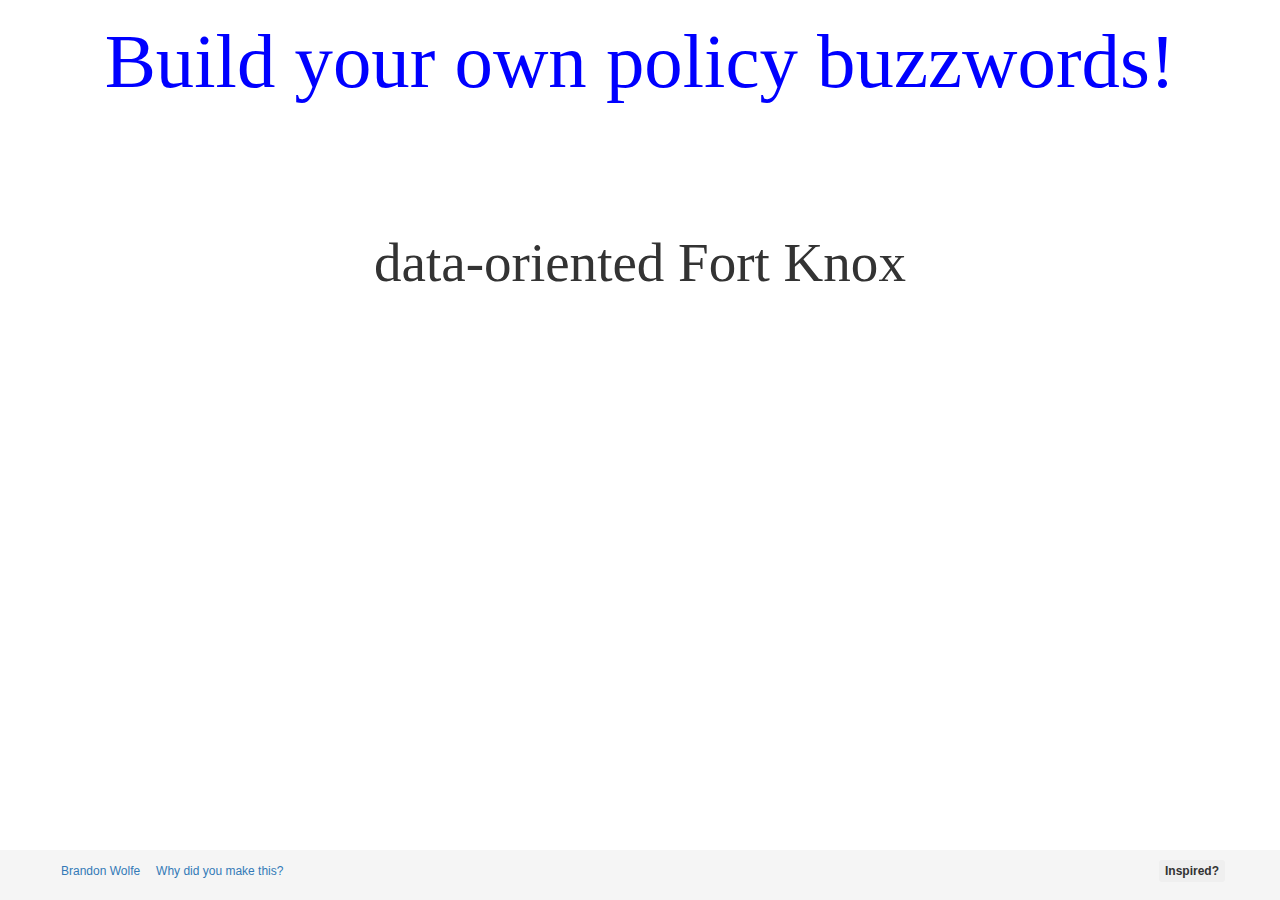
<file: index.html>
<!doctype html>
<html lang="en">
<link rel="shortcut icon" href="favicon.ico" />
    <head>
        <meta charset="utf-8">
		<meta http-equiv="X-UA-Compatible" content="IE=edge">
		<meta name="viewport" content="width=device-width, user-scalable=no, initial-scale=1">
        <title>Now with 200% more buzzwords!</title>
		<!-- Bootstrap core CSS -->
		<link href="assets/css/bootstrap.min.css" rel="stylesheet">
		<link rel="stylesheet" type="text/css" href="assets/css/policy.css">
		<link rel="stylesheet" type="text/css" href="assets/css/rainbow.css">
        <style>
			html, body {height: 95%;}
        </style>
    </head>
    <body onload=onload_f()>
		<div class="container-fluid">
			<h1 id="titlebuzz" title="Hold for fast mode!">Build your own policy buzzwords!</h1>
		</div>
		<audio id=spin>
			<source src="audio/mp3/spin.mp3" type="audio/mp3" loop=true>
			<source src="audio/ogg/spin.ogg" type="audio/ogg" loop=true>
			Get a browser that has HTML 5!
		</audio>
		<img src='assets/img/maximum_over_business.gif' id=policyimage />
		<div class='container buzzwords'>
			<p id="generatedword"></p>
		</div>
		<div class='footer'>
			<div class='container'>
				<div class='row'>
					<div class="col-xl">
						<a class='btn btn-xs btn-link' href='about.html'>Brandon Wolfe</a>
						<button type="button" class="btn btn-xs btn-link" data-toggle="modal"
						data-target="#whymodal">
							Why did you make this?
						</button>
						<div class="modal fade" id="whymodal" tabindex="-1" role="dialog"
							aria-hidden="true" aria-labelledby="whymodallabel">
							<div class="modal-dialog">
								<div class="modal-content">
									<div class='modal-header'>
										<button type='button' class='close' data-dismiss='modal'>
											<span aria-hidden='true'>&times;</span>
											<span class'sr-only'>Close</span>
										</button>
										<h4 class='modal-title' id='whymodallabel'>Why?</h4>
									</div>
									<div class='modal-body'>
										<p>This generator was made primarily in reaction to non-technical
										 students trying to compare technical problems to real-world events.
										 Most of these comments were made with little to no regard for the 
										 severity of some of these real catastrophes, and it seemed that 
										 these students were sometimes even doing this in an attempt to 
										 imply they had more technical knowledge than they really did.</p>
										 <p>These remarks were often made casually as well, like the 
										 events were no big deal. "I think that the Target 
										 breach is a good indicator of the possibility of a cyber 9/11." 
										 "Well, I have a feeling that we'll see a cyber Pearl Harbor in 
										 the next couple of years." Even the class slides weren't spared 
										 from these buzzwords, the word "cyberhurricane" was arguably 
										 invented by these slides. Ironically, if you attempted to use 
										 "cyberhurricane" as part of an answer in your homework, you 
										 would have points taken off.</p>
										 <p>Overall, this generator isn't something that is directed at a 
										 particular student, professor, or class. And even in the group 
										 of students that often made these remarks there are some 
										 who recognized the sheer ridiculousness of such statements and 
										 avoided behaving likewise.</p>
										 <p>Buzzwords don't help anyone. With this particular case, they 
										 only add hyperbole to a situation that is far from dire. They 
										 serve no practical purpose other than to draw attention.</p>
									</div>
								</div>
							</div>
						</div>
						<button type="button" class="pull-right btn btn-xs" data-toggle="buttons" id="inspire_btn" onclick="inspire()">
							<b>Inspired?</b>
						</button>
					</div>
				</div>
			</div>
		</div>
		<!-- Bootstrap core JavaScript
		================================================== -->
		<!-- Placed at the end of the document so the pages load faster -->
		<!-- Latest compiled and minified JavaScript -->
		<script src="https://ajax.googleapis.com/ajax/libs/jquery/1.11.1/jquery.min.js"></script>
		<script type="text/javascript" src="assets/js/policy_functions.js"></script>
		<script src="assets/js/bootstrap.min.js"></script>
    </body>
</html>
</file>
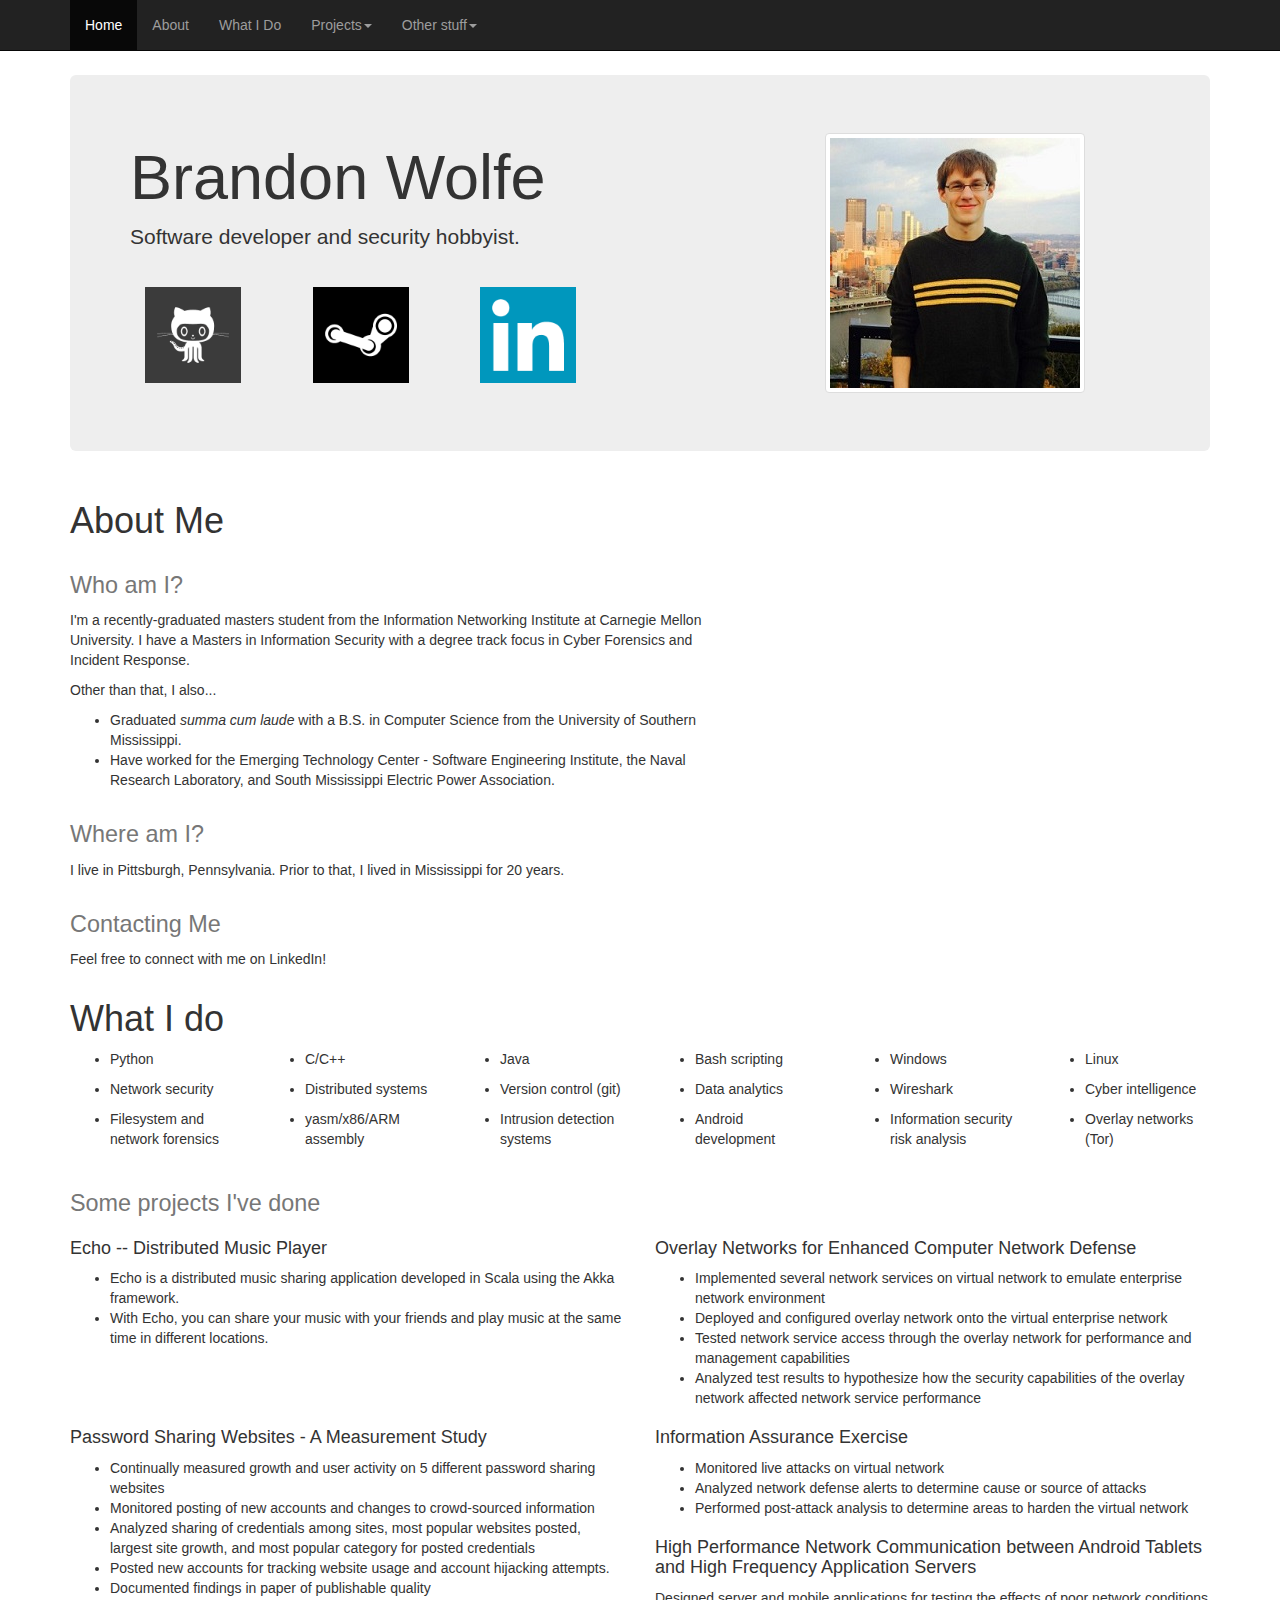
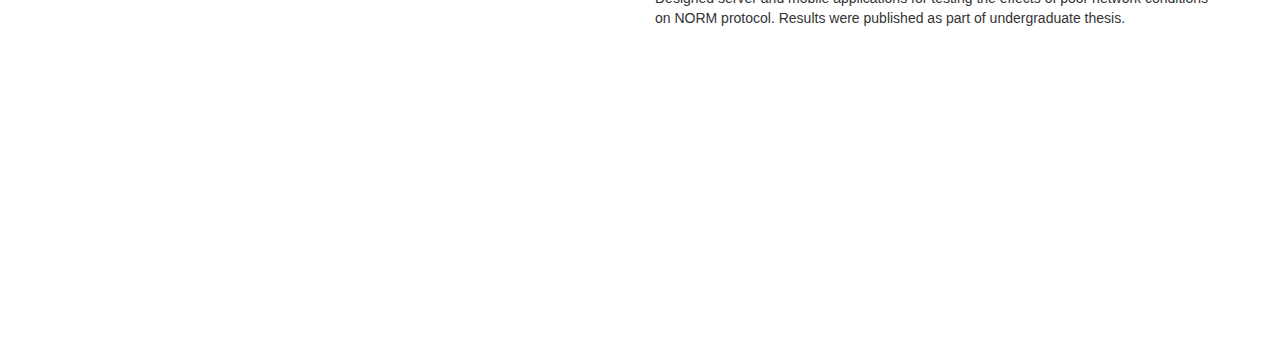
<file: about.html>
<!DOCTYPE html>
<html lang="en">
  <head>
    <meta charset="utf-8">
    <meta http-equiv="X-UA-Compatible" content="IE=edge">
    <meta name="viewport" content="width=device-width, initial-scale=1">
    <meta name="description" content="">
    <meta name="author" content="">
    <link rel="icon" href="favicon.ico">
    <title>grado.us</title>

    <!-- Bootstrap core CSS -->
    <link href="assets/css/bootstrap.min.css" rel="stylesheet">
    <link href="assets/css/theme.css" rel="stylesheet">

  </head>

  <body>
	<div id="home"></div>
    <div class="navbar navbar-inverse navbar-fixed-top" role="navigation">
      <div class="container">
        <div class="navbar-header">
          <button type="button" class="navbar-toggle collapsed" data-toggle="collapse" data-target=".navbar-collapse">
            <span class="sr-only">Toggle navigation</span>
            <span class="icon-bar"></span>
            <span class="icon-bar"></span>
            <span class="icon-bar"></span>
          </button>
        </div>
        <div class="collapse navbar-collapse" role="navigation">
          <ul class="nav navbar-nav">
            <li class="active"><a href="#" class="scroll" data-id="home">Home</a></li>
            <li><a href="#" class="scroll" data-id="about">About</a></li>
            <li><a href="#" class="scroll" data-id="whatido" scroll-offset="0">What I Do</a></li>
			<li class="dropdown">
				<a href="#" class="dropdown-toggle" data-toggle="dropdown">Projects<span class="caret"></span></a>
				<ul class="dropdown-menu" role="menu">
					<li><a href="index.html">Policy buzzword generator</a></li>
					<li><a href="https://github.com/gradous">github</a></li>
				</ul>
			  </li>
			<li class="dropdown">
				<a href="#" class="dropdown-toggle" data-toggle="dropdown">Other stuff<span class="caret"></span></a>
				<ul class="dropdown-menu" role="menu">
                    <li><a href="basecamp.html">Basecamp</a></li>
            		<li><a href="cmu_reviews.html">CMU course reviews</a></li>

				</ul>
			  </li>
			</div>
		  </div>
		</div><!-- end navbar -->

		<div class="container">
			<div class='jumbotron'>
				<div class='row'>
					<div class='col-md-8'>
						<h1>Brandon Wolfe</h1>
						<p id='jumbo_tagline'>Software developer and security hobbyist.</p>
						<br/>
						<!-- http://www.iconarchive.com/show/simple-icons-by-danleech.html -->
						<div class='container'>
						<div class='row'>
							<div class="col-xs-5 col-sm-3">
								<a href="https://github.com/gradous" target="_blank">
									<img src="assets/img/git-icon.png" width="96"/>
								</a>
							</div>
							<div class="col-xs-5 col-sm-3">
								<a href="http://steamcommunity.com/id/Gradous" target="_blank">
									<img src="assets/img/steam-icon.png" width="96"/>
								</a>
							</div>
							<div class="col-xs-5 col-sm-3">
								<a href="http://www.linkedin.com/in/blwolfe" target="_blank">
									<img src="assets/img/li-icon.png" width="96"/>
								</a>
							</div>
							<div class="col-xs-5 col-sm-3">
								<!--
								<a href="https://plus.google.com/+BrandonWolfe-gradous" target="_blank">
									<img src="assets/img/gp-icon.png" width="96"/>
								</a>
								-->
							</div>
						</div>
						</div>
					</div>
					<div class="col-md-4" style="padding: 10px"> 
						<img src="assets/0d86eb4.jpg" class='img-thumbnail'>
					</div>
				</div>
			</div>
		</div> <!--end jumbotron-->

		<div class="container">
			<div class='row'>
				<div class="col-lg-7">
					<h1 id="about">About Me</h1>
					<h1><small>Who am I?</small></h1>
					<p>I'm a recently-graduated masters student from the Information Networking Institute at Carnegie Mellon University. 
					I have a Masters in Information Security with a degree track focus in Cyber Forensics and Incident Response.</p>
					<p>Other than that, I also...</p>
					<ul>
						<li>Graduated <i>summa cum laude</i> with a B.S. in Computer Science from the University of Southern Mississippi.</li>
						<li>Have worked for the Emerging Technology Center - Software Engineering Institute, the Naval Research Laboratory, and South Mississippi Electric Power Association.</li>
					</ul>
					<h1><small>Where am I?</small></h1>
					<p>I live in Pittsburgh, Pennsylvania. Prior to that, I lived in Mississippi for 20 years.</p>
					<h1 id="contact"><small>Contacting Me</small></h1>
					<p>Feel free to connect with me on LinkedIn!</p>
				</div>
				<div class='col-lg-1'></div>
				<div class="col-lg-4">
					<iframe width="300" height="450" frameborder="0" style="border:0" src="https://www.google.com/maps/embed/v1/place?q=Pittsburgh%2C%20PA%2C%20United%20States&key=AIzaSyD2ILV2CrlkEmzEOXDBaRhHc6D6x8K60-8"></iframe>
				</div>
			</div>
		</div>

		<div class="container">
			<h1 id="whatido">What I do</h1>
			<div class='row'>
				<div class='col-sm-2'>
				<ul><li>Python</li></ul>
				</div>
				<div class='col-sm-2'>
				<ul><li>C/C++</li></ul>
				</div>
				<div class='col-sm-2'>
				<ul><li>Java</li></ul>
				</div>
				<div class='col-sm-2'>
				<ul><li>Bash scripting</li></ul>
				</div>
				<div class='col-sm-2'>
				<ul><li>Windows</li></ul>
				</div>
				<div class='col-sm-2'>
				<ul><li>Linux</li></ul>
				</div>
				<div class='col-sm-2'>
				<ul><li>Network security</li></ul>
				</div>
				<div class='col-sm-2'>
				<ul><li>Distributed systems</li></ul>
				</div>
				<div class='col-sm-2'>
				<ul><li>Version control (git)</li></ul>
				</div>
				<div class='col-sm-2'>
				<ul><li>Data analytics</li></ul>
				</div>
				<div class='col-sm-2'>
				<ul><li>Wireshark</li></ul>
				</div>
				<div class='col-sm-2'>
				<ul><li>Cyber intelligence</li></ul>
				</div>
			</div>
			<div class='row'>
				<div class='col-md-2'>
				<ul><li>Filesystem and network forensics</li></ul>
				</div>
				<div class='col-sm-2'>
				<ul><li>yasm/x86/ARM assembly</li></ul>
				</div>
				<div class='col-sm-2'>
				<ul><li>Intrusion detection systems</li></ul>
				</div>
				<div class='col-sm-2'>
				<ul><li>Android development</li></ul>
				</div>
				<div class='col-sm-2'>
				<ul><li>Information security risk analysis</li></ul>
				</div>
				<div class='col-sm-2'>
				<ul><li>Overlay networks (Tor)</li></ul>
				</div>
			</div>
			<h1><small>Some projects I've done</small></h1>
			<div class="row">
				<div class="col-md-6">
				<h4>Echo -- Distributed Music Player</h4>
				<ul>
					<li>Echo is a distributed music sharing application developed in Scala using the Akka framework.</li>
					<li>With Echo, you can share your music with your friends and play music at the same time in different locations.</li>
				</ul>
				</div>
				<div class="col-md-6">
				<h4>Overlay Networks for Enhanced Computer Network Defense</h4>
				<ul>
					<li>Implemented several network services on virtual network to emulate enterprise network environment</li>
					<li>Deployed and configured overlay network onto the virtual enterprise network</li>
					<li>Tested network service access through the overlay network for performance and management capabilities</li>
					<li>Analyzed test results to hypothesize how the security capabilities of the overlay network affected network service performance</li>
				</ul>
				</div>
				<div class="col-md-6">
				<h4>Password Sharing Websites - A Measurement Study</h4>
				<ul>
					<li>Continually measured growth and user activity on 5 different password sharing websites</li>
					<li>Monitored posting of new accounts and changes to crowd-sourced information</li>
					<li>Analyzed sharing of credentials among sites, most popular websites posted, largest site growth, and most popular category for posted credentials</li>
					<li>Posted new accounts for tracking website usage and account hijacking attempts.</li>
					<li>Documented findings in paper of publishable quality</li>
				</ul>
				</div>
				<div class="col-md-6">
				<h4>Information Assurance Exercise</h4>
				<ul>
					<li>Monitored live attacks on virtual network</li>
					<li>Analyzed network defense alerts to determine cause or source of attacks</li>
					<li>Performed post-attack analysis to determine areas to harden the virtual network</li>
				</ul>
				</div>
				<div class="col-md-6">
				<h4>High Performance Network Communication between Android Tablets and High Frequency Application Servers</h4>
				<p>Designed server and mobile applications for testing the effects of poor network conditions on NORM protocol. Results were published as part of undergraduate thesis.</p>
				</div>
			</div>
		</div>

		<div class="container">
			<br/>
			<br/>
			<br/>
			<br/>
			<br/>
			<br/>
			<br/>
			<br/>
			<br/>
			<br/>
			<br/>
			<br/>
			<br/>
			<br/>
			<br/>
			<br/>
		</div>

    </div><!-- end page -->


    <!-- Bootstrap core JavaScript
    ================================================== -->
    <!-- Placed at the end of the document so the pages load faster -->
    <script src="https://ajax.googleapis.com/ajax/libs/jquery/1.11.1/jquery.min.js"></script>
    <script src="assets/js/bootstrap.min.js"></script>
	<script src="assets/js/scroll.js"></script>
	<script type="text/javascript">
		// properly change active item
		$(".nav li a").on("click", function () {
			$(this).parent().parent().find(".active").removeClass("active");
			$(this).parent().addClass("active");
		});
	</script>
  </body>
</html>
</file>
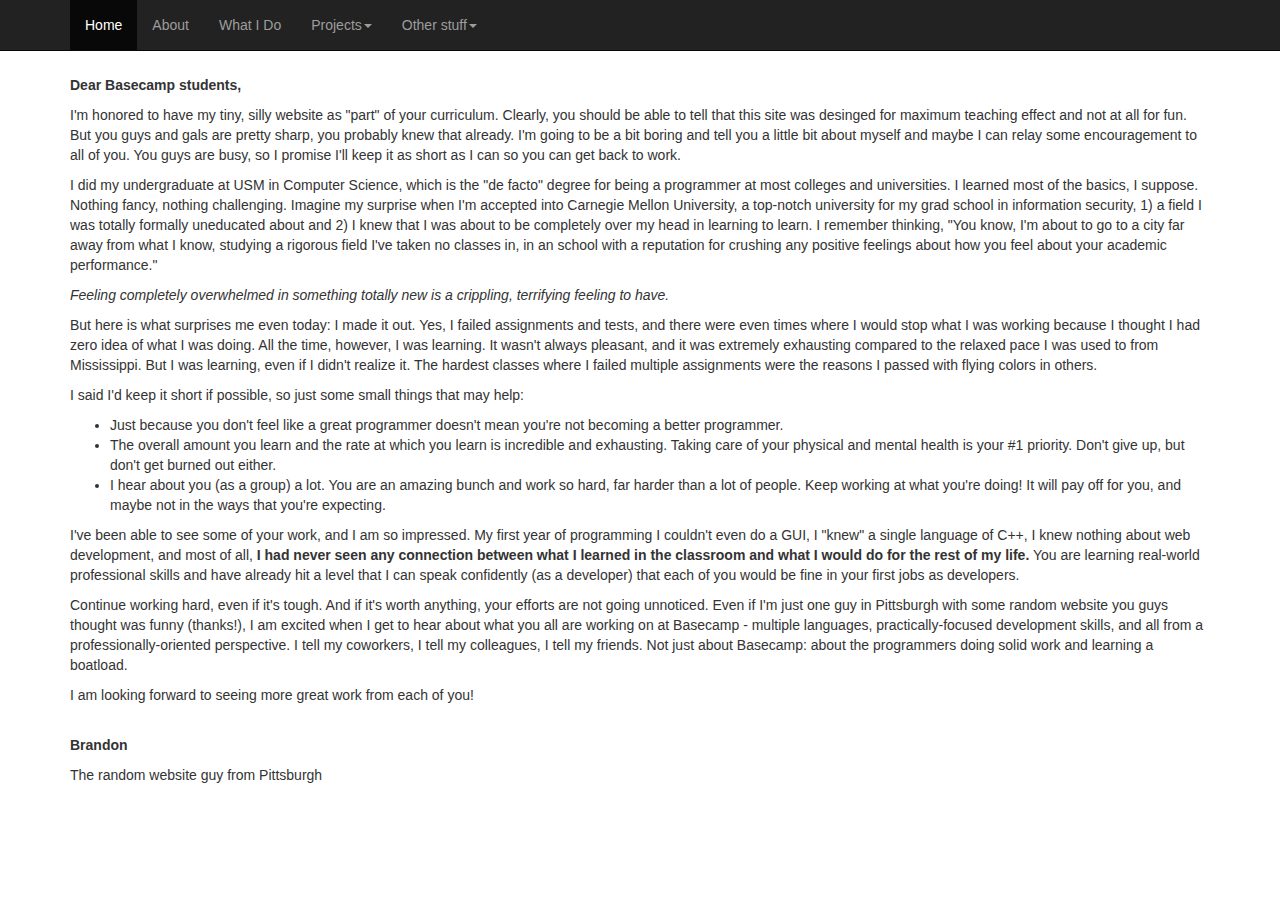
<file: basecamp.html>
<!doctype html>
<html lang="en">
  <head>
    <meta charset="utf-8">
    <meta http-equiv="X-UA-Compatible" content="IE=edge">
    <meta name="viewport" content="width=device-width, initial-scale=1">
    <meta name="description" content="">
    <meta name="author" content="">
    <link rel="icon" href="favicon.ico">
    <title>grado.us</title>

    <!-- Bootstrap core CSS -->
    <link href="assets/css/bootstrap.min.css" rel="stylesheet">
    <link href="assets/css/theme.css" rel="stylesheet">

  </head>

  <body>
	<div id="home"></div>
    <div class="navbar navbar-inverse navbar-fixed-top" role="navigation">
      <div class="container">
        <div class="navbar-header">
          <button type="button" class="navbar-toggle collapsed" data-toggle="collapse" data-target=".navbar-collapse">
            <span class="sr-only">Toggle navigation</span>
            <span class="icon-bar"></span>
            <span class="icon-bar"></span>
            <span class="icon-bar"></span>
          </button>
        </div>
        <div class="collapse navbar-collapse" role="navigation">
          <ul class="nav navbar-nav">
            <li class="active"><a href="about.html" data-id="home">Home</a></li>
            <li><a href="about.html" data-id="about">About</a></li>
            <li><a href="about.html" data-id="whatido" scroll-offset="0">What I Do</a></li>
			<li class="dropdown">
				<a href="#" class="dropdown-toggle" data-toggle="dropdown">Projects<span class="caret"></span></a>
				<ul class="dropdown-menu" role="menu">
					<li><a href="index.html">Policy buzzword generator</a></li>
					<li><a href="https://github.com/gradous">github</a></li>
				</ul>
			  </li>
			<li class="dropdown">
				<a href="#" class="dropdown-toggle" data-toggle="dropdown">Other stuff<span class="caret"></span></a>
				<ul class="dropdown-menu" role="menu">
                    <li><a href="basecamp.html">Basecamp</a></li>
            		<li><a href="cmu_reviews.html">CMU course reviews</a></li>
				</ul>
			  </li>
			</div>
		  </div>
		</div><!-- end navbar -->
       <div class="container">
       <p><b>Dear Basecamp students,</b></p>
       <p>
       I'm honored to have my tiny, silly website as "part" of your curriculum.
       Clearly, you should be able to tell that this site was desinged for
       maximum teaching effect and not at all for fun. But you guys and gals 
       are pretty sharp, you probably knew that already.

       I'm going to be a bit boring and tell you a little bit about myself and 
       maybe I can relay some encouragement to all of you. You guys are 
       busy, so I promise I'll keep it as short as I can so you can get back to work.
       </p>
       <p>
       I did my undergraduate at USM in Computer Science, which is the "de facto"
       degree for being a programmer at most colleges and universities. I learned
       most of the basics, I suppose. Nothing fancy, nothing challenging.

       Imagine my surprise when I'm accepted into Carnegie Mellon University, 
       a top-notch university for my grad school in information security, 
       1) a field I was totally formally uneducated about and 2) I knew
       that I was about to be completely over my head in learning to learn.
       I remember thinking, "You know, I'm about to go to a city far away 
       from what I know, studying a rigorous field I've taken no classes in, 
       in an school with a reputation for crushing any positive feelings
       about how you feel about your academic performance." 
       </p>
       <p><i>Feeling completely overwhelmed in something totally new 
       is a crippling, terrifying feeling to have.</i></p>
       <p>
       But here is what surprises me even today: I made it out. Yes, I failed 
       assignments and tests, and there were even times where I would stop what 
       I was working because I thought I had zero idea of what I was doing. 
       All the time, however, I was learning. It wasn't always pleasant, and it 
       was extremely exhausting compared to the relaxed pace I was used to from
       Mississippi. But I was learning, even if I didn't realize it. The hardest
       classes where I failed multiple assignments were the reasons I passed with 
       flying colors in others. 
       </p>
       <p>
       I said I'd keep it short if possible, so just some small things that may help:
       </p>
       <ul>
         <li>Just because you don't feel like a great programmer doesn't mean you're not becoming a better programmer.</li>
         <li>The overall amount you learn and the rate at which you learn is incredible and exhausting. 
         Taking care of your physical and mental health is your #1 priority. Don't give up, but don't
         get burned out either.</li>
         <li>I hear about you (as a group) a lot. You are an amazing bunch and work so hard, far
         harder than a lot of people. Keep working at what you're doing! It will pay off for you, 
         and maybe not in the ways that you're expecting.</li>
       </ul>
       <p>
       I've been able to see some of your work, and I am so impressed. My first year of programming
       I couldn't even do a GUI, I "knew" a single language of C++, I knew nothing about
       web development, and most of all, <b>I had never seen any connection between what I learned
       in the classroom and what I would do for the rest of my life.</b> You are learning
       real-world professional skills and have already hit a level that I can speak 
       confidently (as a developer) that each of you would be fine in your first jobs as developers.
       </p>
       <p>
       Continue working hard, even if it's tough. And if it's worth anything,
       your efforts are not going unnoticed. Even if I'm just one guy in 
       Pittsburgh with some random website you guys thought was funny (thanks!), 
       I am excited when I get to hear about what you all are working on at Basecamp - 
       multiple languages, practically-focused development skills, and all from a 
       professionally-oriented perspective. I tell my coworkers, I tell my 
       colleagues, I tell my friends. Not just about Basecamp: about the 
       programmers doing solid work and learning a boatload. 
       </p>
       <p>
       I am looking forward to seeing more great work from each of you!
       </p>
       <br/>
       <p><b>Brandon</b></p>
       <p>The random website guy from Pittsburgh</p>
       </div>
    <!-- Bootstrap core JavaScript
    ================================================== -->
    <!-- Placed at the end of the document so the pages load faster -->
    <script src="https://ajax.googleapis.com/ajax/libs/jquery/1.11.1/jquery.min.js"></script>
    <script src="assets/js/bootstrap.min.js"></script>
	<script src="assets/js/scroll.js"></script>
	<script type="text/javascript">
		// properly change active item
		$(".nav li a").on("click", function () {
			$(this).parent().parent().find(".active").removeClass("active");
			$(this).parent().addClass("active");
		});
	</script>
    </body> 
</html>
</file>
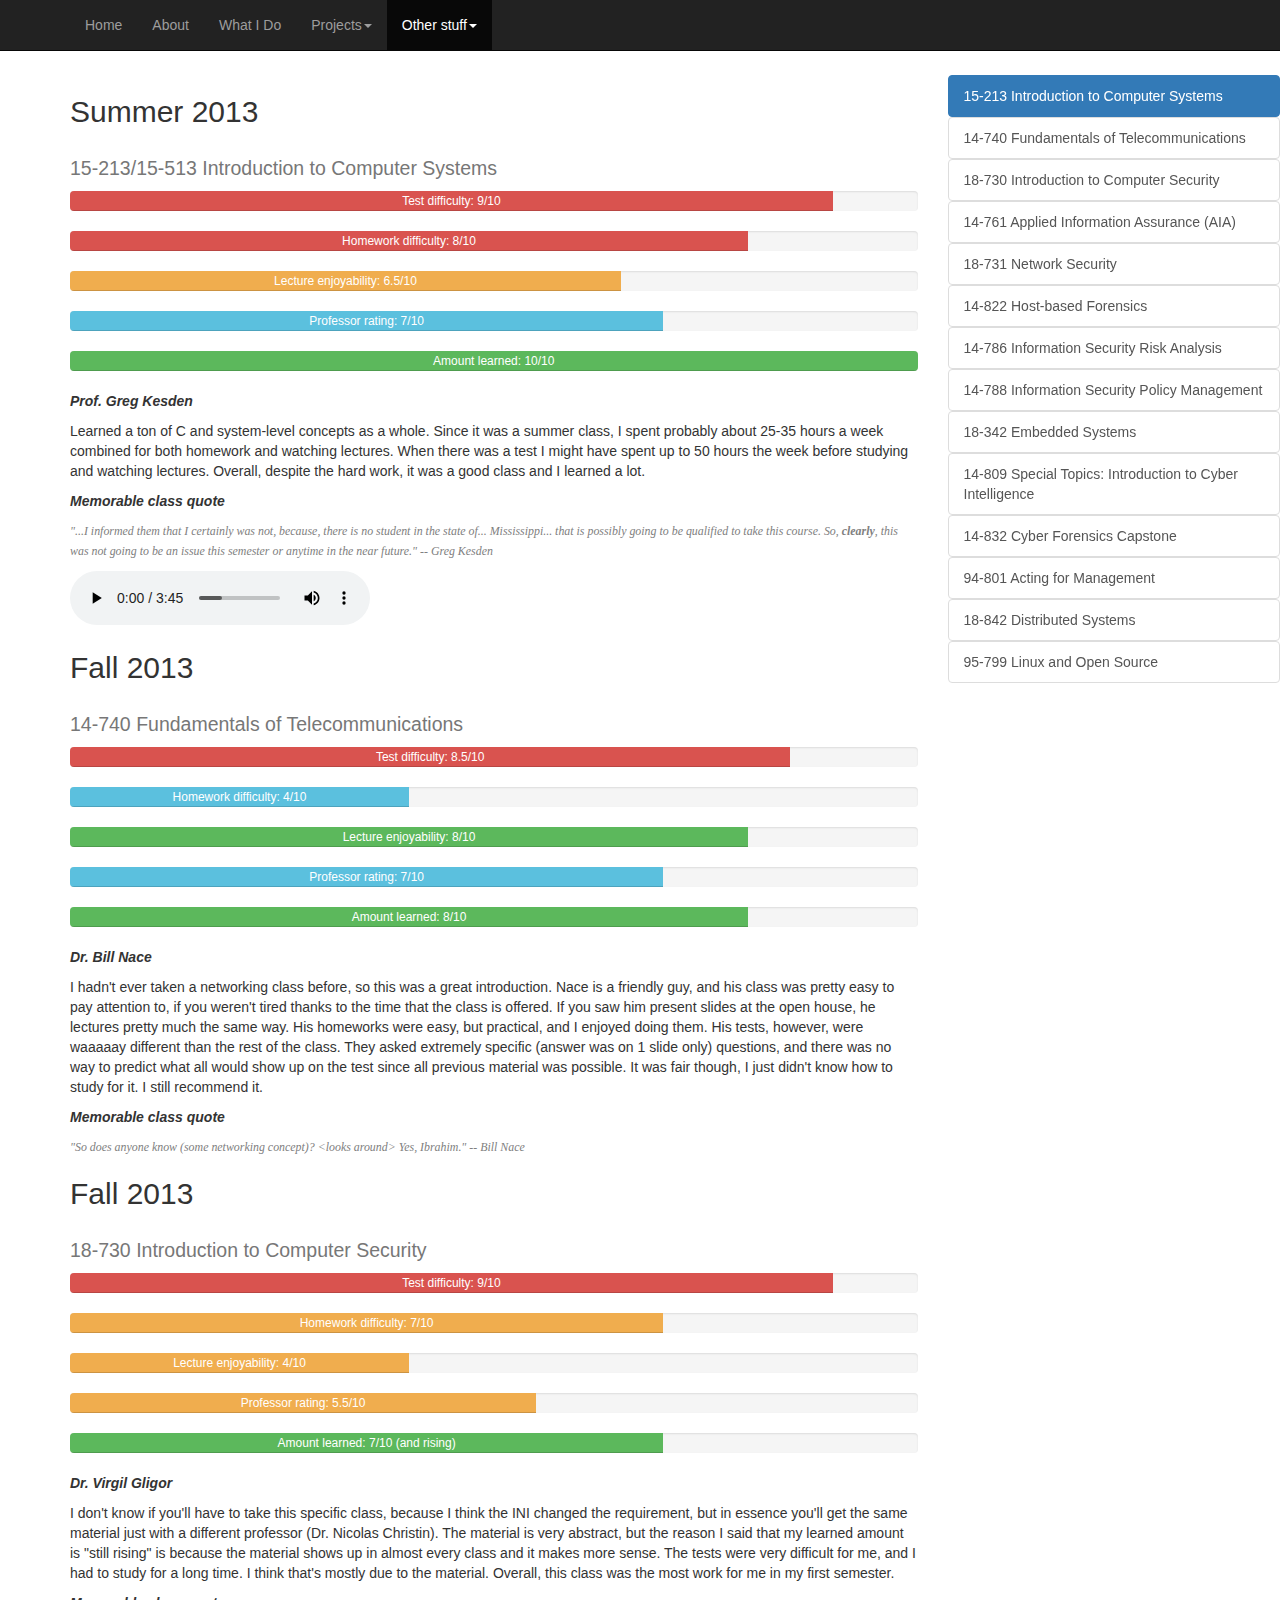
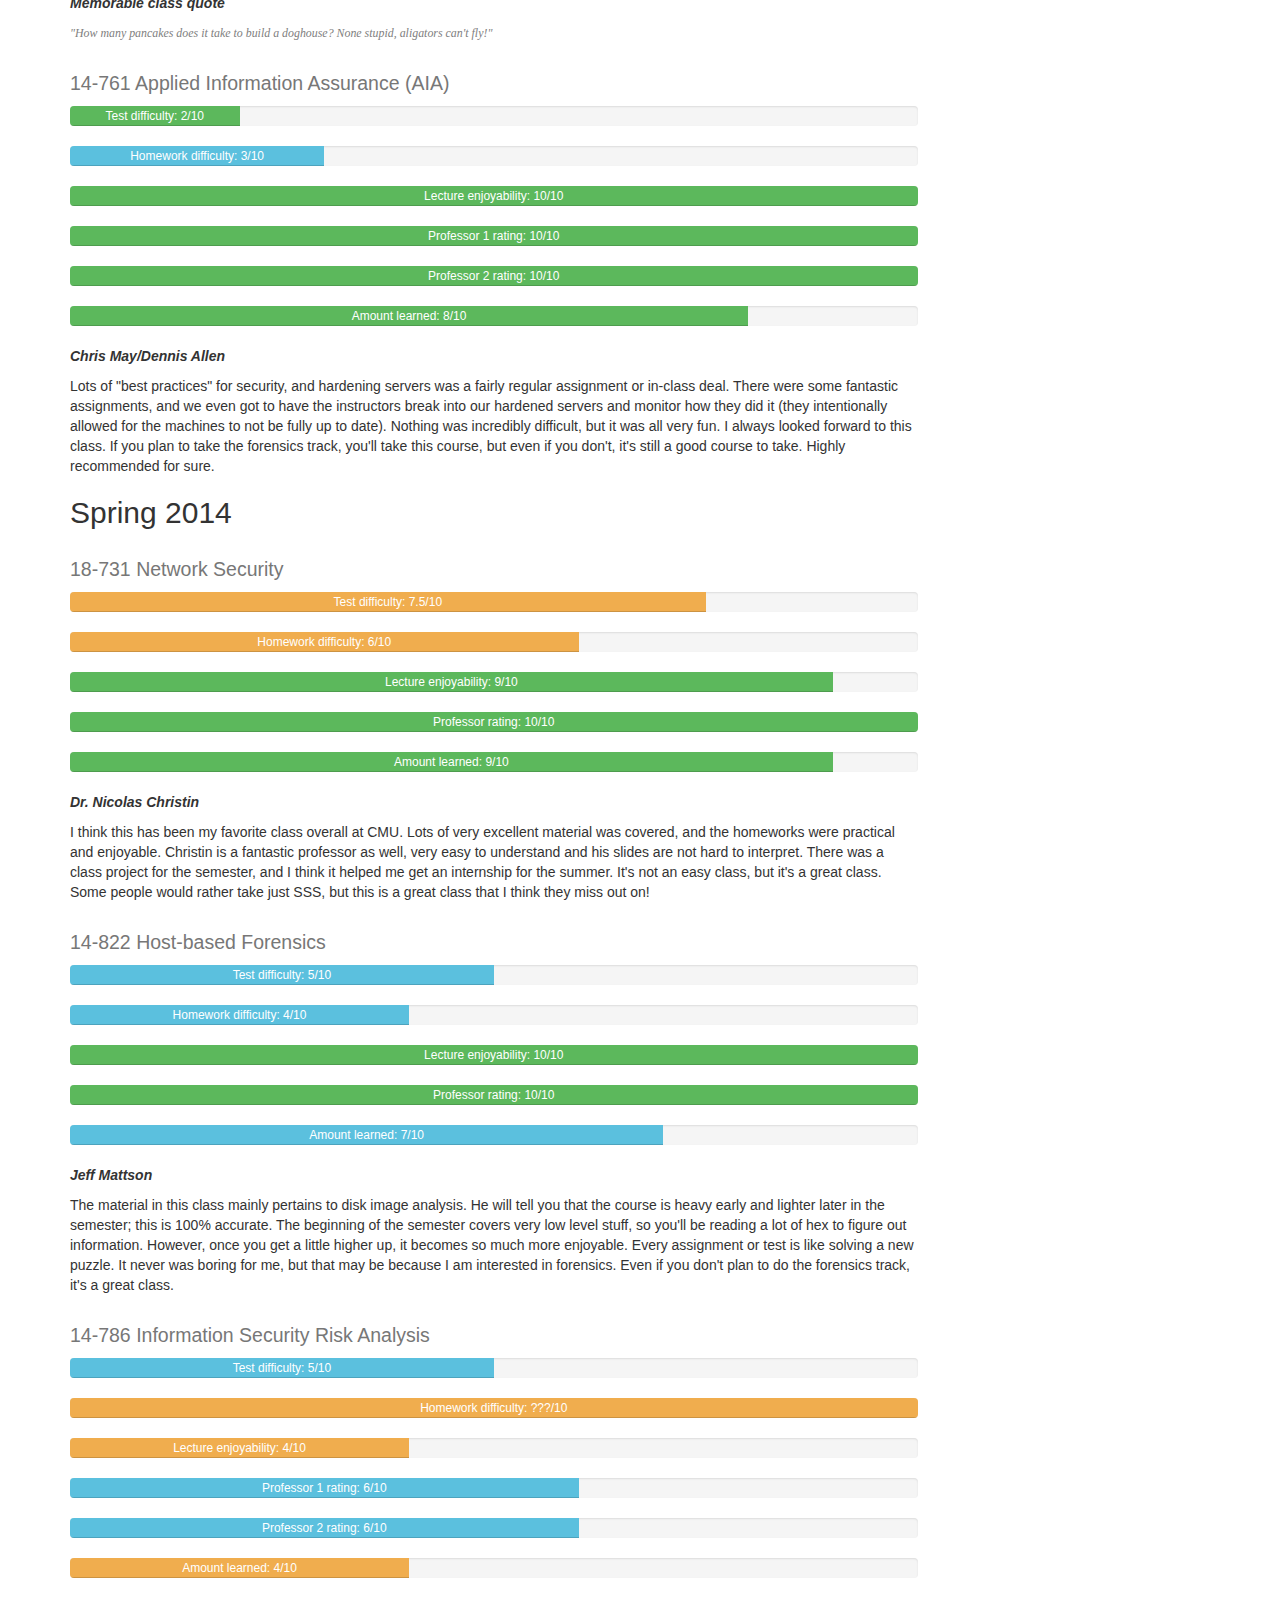
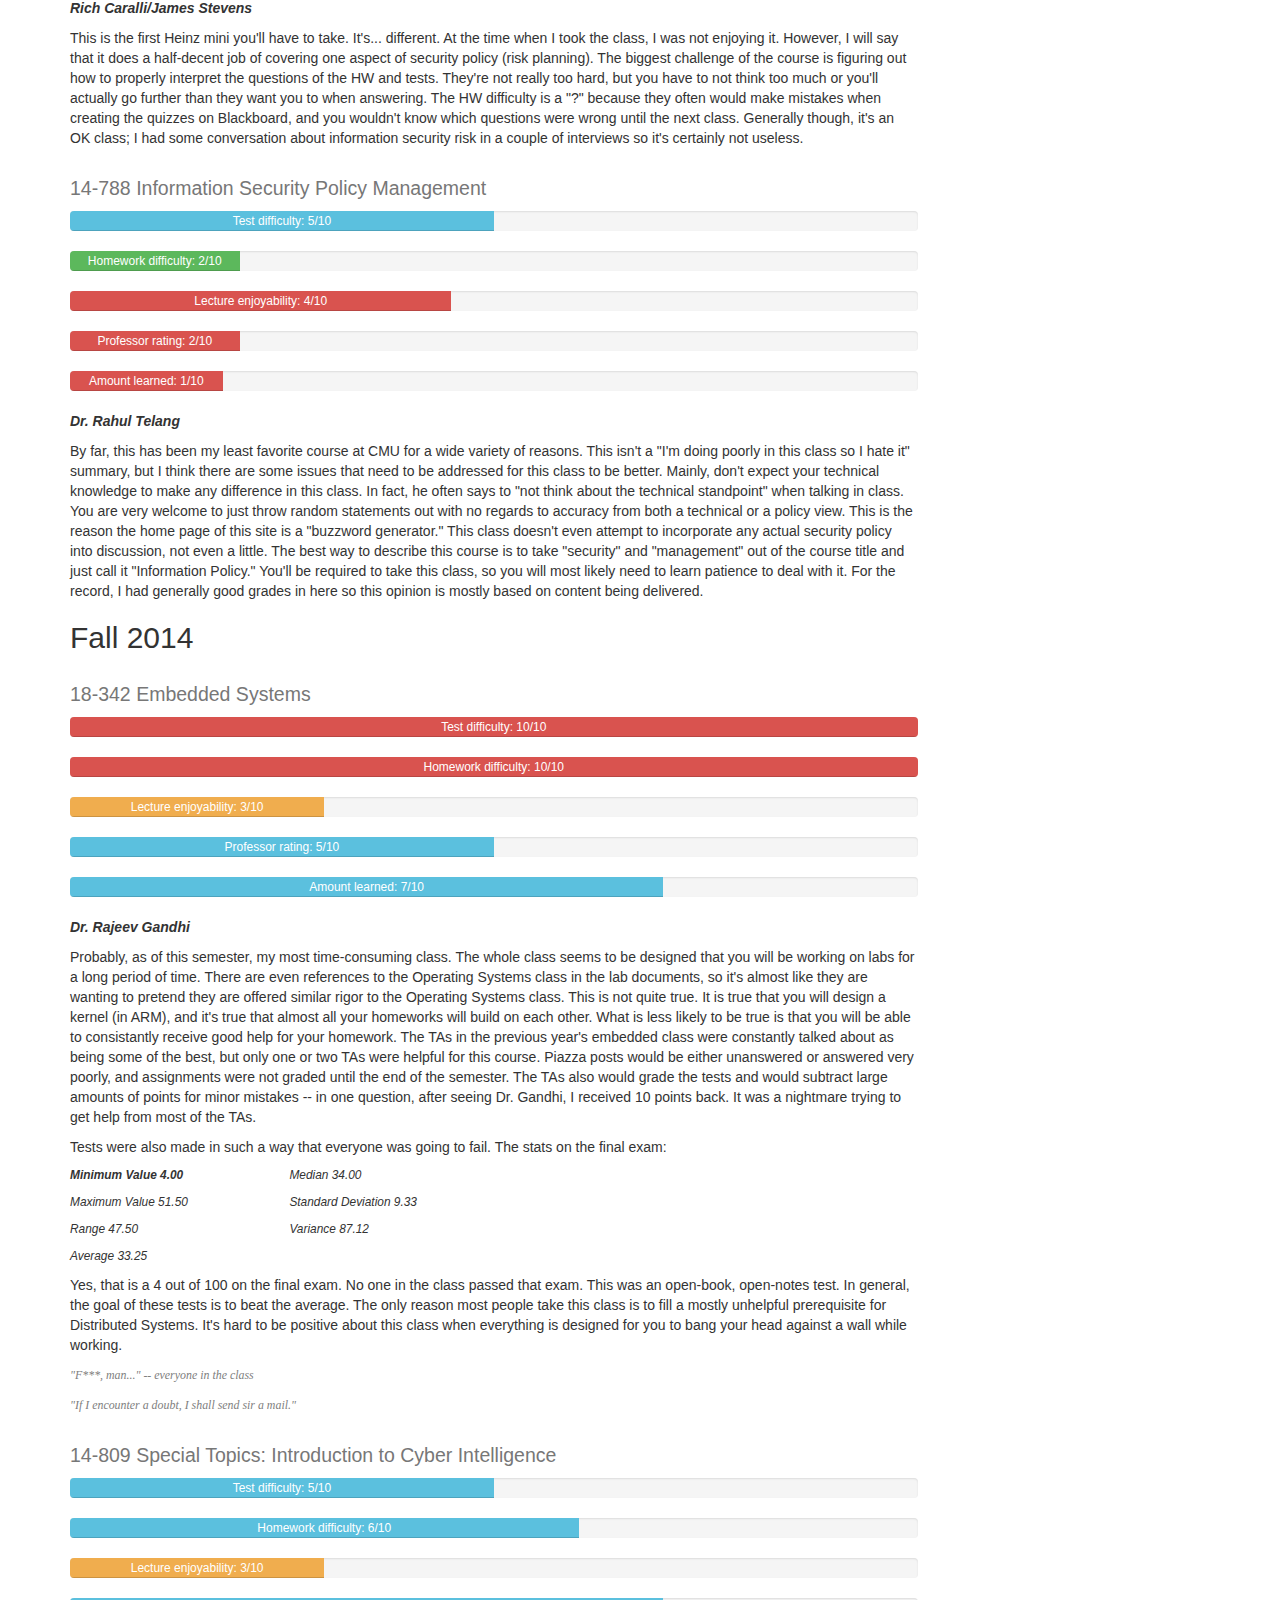
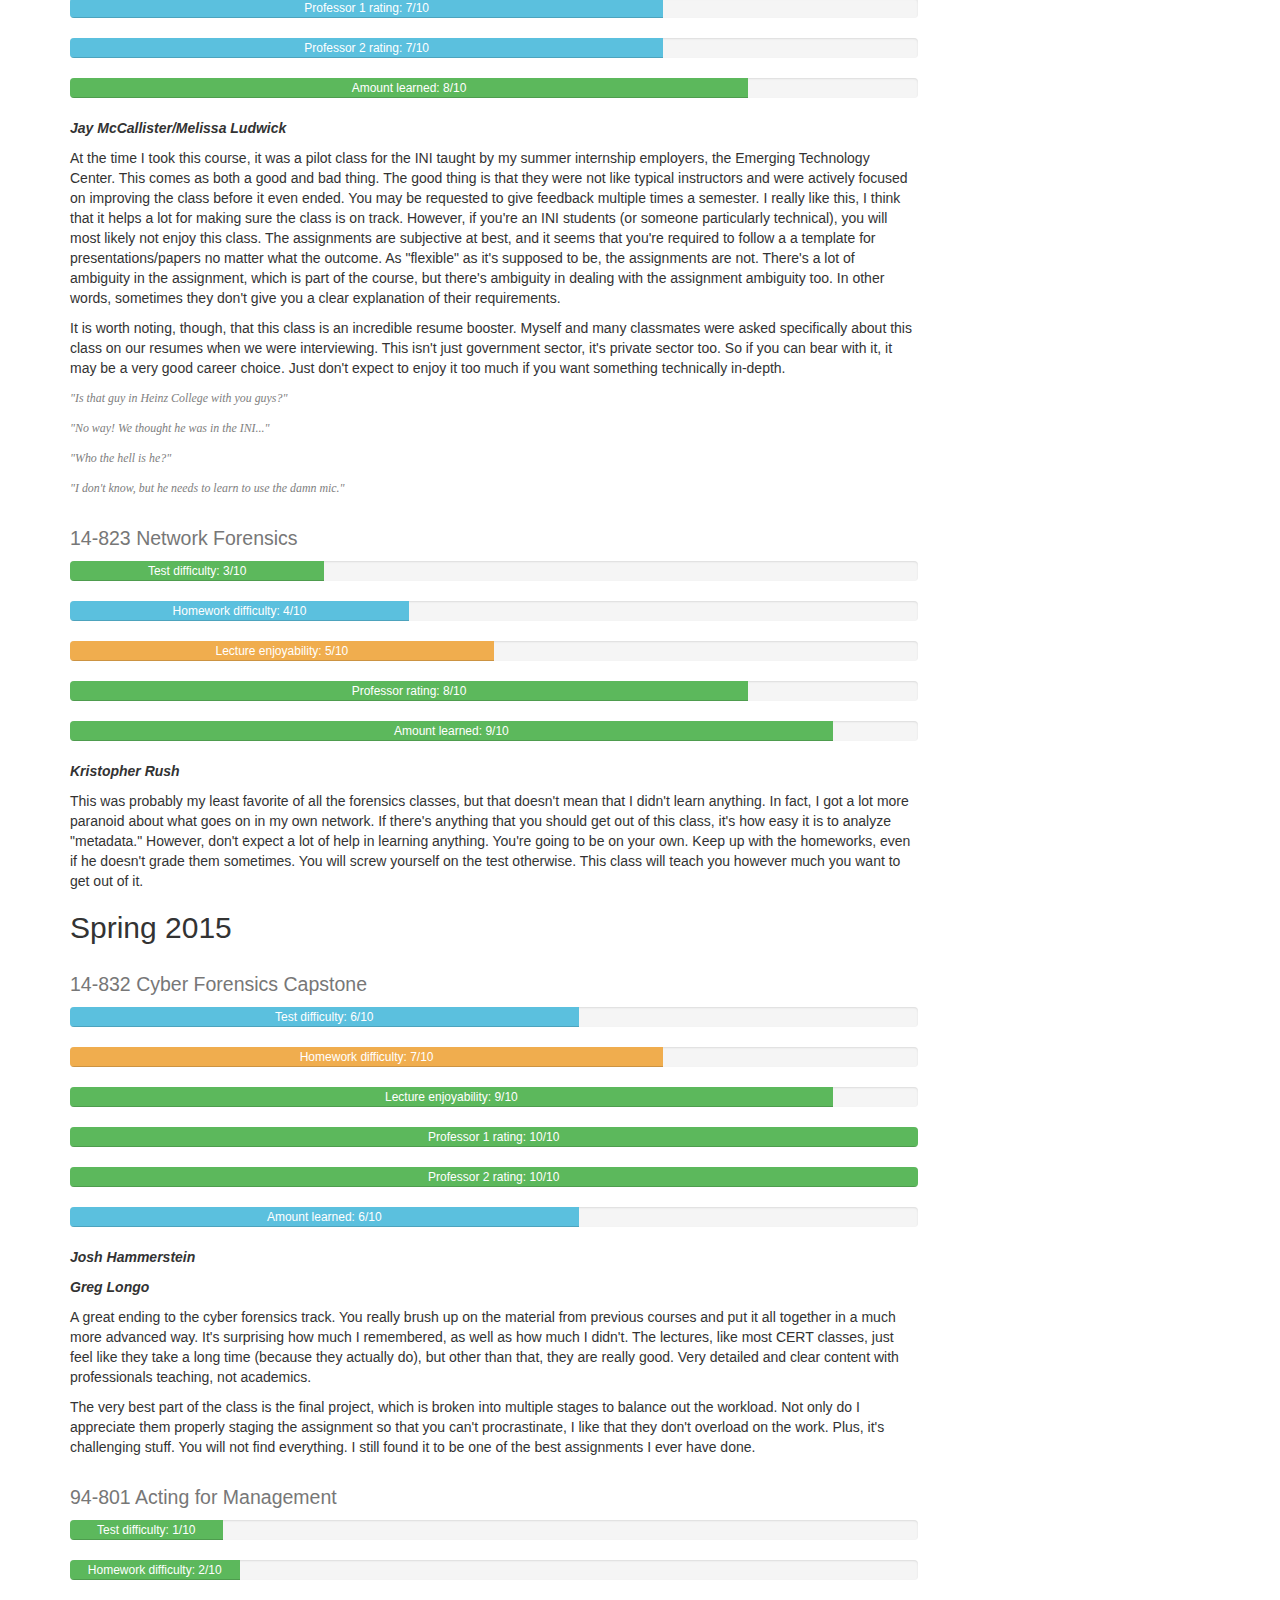
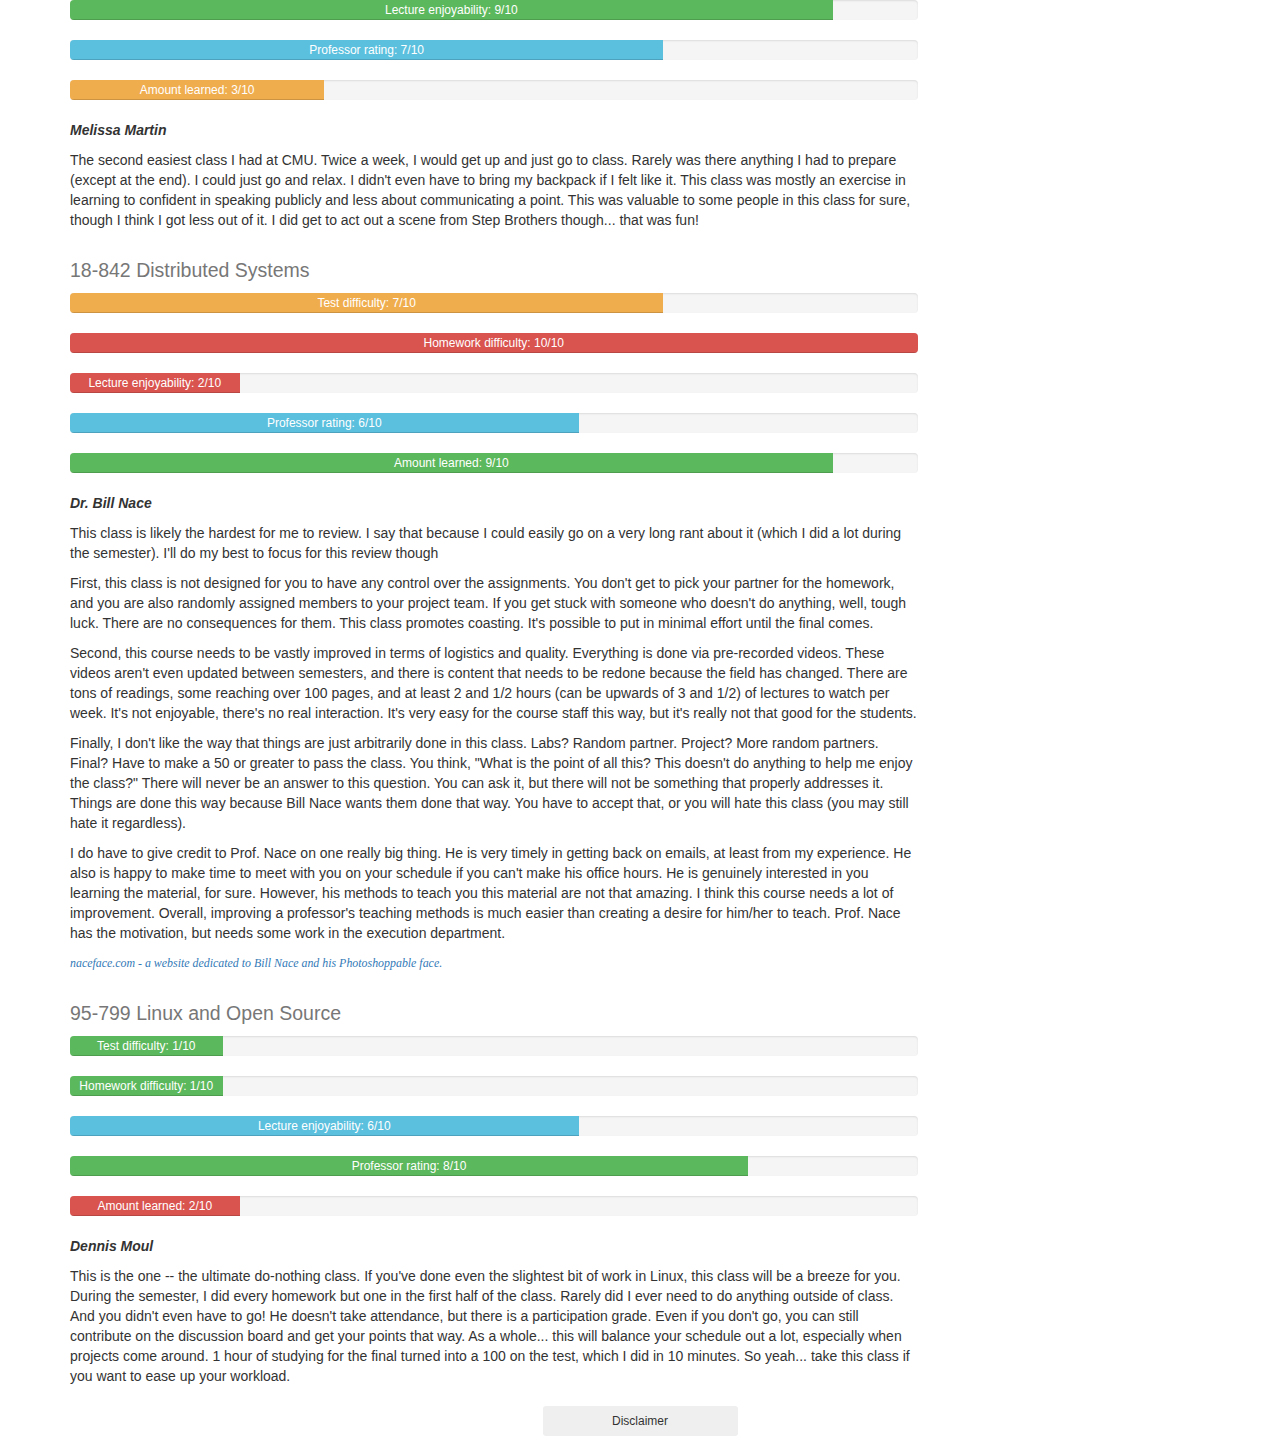
<file: cmu_reviews.html>
<!DOCTYPE html>
<html lang="en">
  <head>
    <meta charset="utf-8">
    <meta http-equiv="X-UA-Compatible" content="IE=edge">
    <meta name="viewport" content="width=device-width, initial-scale=1">
    <meta name="description" content="">
    <meta name="author" content="">
    <link rel="icon" href="favicon.ico">
    <title>grado.us</title>

    <!-- Bootstrap core CSS -->
    <link href="assets/css/bootstrap.min.css" rel="stylesheet">
    <link href="assets/css/theme.css" rel="stylesheet">

  </head>

  <body>

    <div class="navbar navbar-inverse navbar-fixed-top" role="navigation">
      <div class="container">
        <div class="navbar-header">
          <button type="button" class="navbar-toggle collapsed" data-toggle="collapse" data-target=".navbar-collapse">
            <span class="sr-only">Toggle navigation</span>
            <span class="icon-bar"></span>
            <span class="icon-bar"></span>
            <span class="icon-bar"></span>
          </button>
        </div>
        <div class="collapse navbar-collapse" role="navigation">
          <ul class="nav navbar-nav">
            <li><a href="about.html#">Home</a></li>
            <li><a href="about.html#about">About</a></li>
            <li><a href="about.html#whatido">What I Do</a></li>
			<li class="dropdown">
				<a href="#" class="dropdown-toggle" data-toggle="dropdown">Projects<span class="caret"></span></a>
				<ul class="dropdown-menu" role="menu">
					<li><a href="index.html">Policy buzzword generator</a></li>
					<li><a href="https://github.com/gradous">github</a></li>
				</ul>
			  </li>
			<li class="dropdown active">
				<a href="#" class="dropdown-toggle" data-toggle="dropdown">Other stuff<span class="caret"></span></a>
				<ul class="dropdown-menu" role="menu">
                    <li><a href="basecamp.html">Basecamp</a></li>
            		<li><a href="cmu_reviews.html">CMU course reviews</a></li>
				</ul>
			  </li>
			</div>
		  </div>
		</div><!-- end navbar -->

		<div class="container">
			<div class="row">
				<div class="col-md-9 col-xs-12">
					<h2>Summer 2013</h2>
					<div id="compsys">
						<h2><small>15-213/15-513 Introduction to Computer Systems</small></h2>
					</div>
					<div class="progress">
						<div class="progress-bar progress-bar-danger" aria-valuenow="90" 
						aria-valuemin="0" aria-valuemax="100" style="width: 90%">
							Test difficulty: 9/10
						</div>
					</div>
					<div class="progress">
						<div class="progress-bar progress-bar-danger" aria-valuenow="80" 
						aria-valuemin="0" aria-valuemax="100" style="width: 80%">
							Homework difficulty: 8/10
						</div>
					</div>
					<div class="progress">
						<div class="progress-bar progress-bar-warning" aria-valuenow="65" 
						aria-valuemin="0" aria-valuemax="100" style="width: 65%">
							Lecture enjoyability: 6.5/10
						</div>
					</div>
					<div class="progress">
						<div class="progress-bar progress-bar-info" aria-valuenow="70" 
						aria-valuemin="0" aria-valuemax="100" style="width: 70%">
							Professor rating: 7/10
						</div>
					</div>
					<div class="progress">
						<div class="progress-bar progress-bar-success" aria-valuenow="100" 
						aria-valuemin="0" aria-valuemax="100" style="width: 100%">
							Amount learned: 10/10
						</div>
					</div>
					<p><b><i>Prof. Greg Kesden</i></b></p>
					<p>Learned a ton of C and system-level concepts as a whole. Since it was a 
					summer class, I spent probably about 25-35 hours a week combined for both 
					homework and watching lectures. When there was a test I might have spent up to 
					50 hours 
					the week before studying and watching lectures. Overall, despite the hard work,
					it was a good class and I learned a lot.</p>
					<p><b><i>Memorable class quote</i></b></p>
					<div class="quote">
						<p><i><small>"...I informed them that I certainly was not, because, there is no 
						student in the state of... Mississippi... that is possibly going to be qualified to take 
						this course. So, <b>clearly</b>, this was not going to be an issue this semester
						or anytime in the near future." -- Greg Kesden</i></small></p>
						<div class="container row">
							<audio id="kesdenquote" controls>
							<source src="audio/mp3/lecture18.mp3" type="audio/mp3" loop=false>
							<source src="audio/mp3/lecture18.ogg" type="audio/ogg" loop=false>
							Get a browser that has HTML 5!
							</audio>
						</div>
					</div>

					<h2>Fall 2013</h2>
					<div id="telecom">
						<h2><small>14-740 Fundamentals of Telecommunications</small></h2>
					</div>
					<div class="progress">
						<div class="progress-bar progress-bar-danger" aria-valuenow="85" 
						aria-valuemin="0" aria-valuemax="100" style="width: 85%">
							Test difficulty: 8.5/10
						</div>
					</div>
					<div class="progress">
						<div class="progress-bar progress-bar-info" aria-valuenow="40" 
						aria-valuemin="0" aria-valuemax="100" style="width: 40%">
							Homework difficulty: 4/10
						</div>
					</div>
					<div class="progress">
						<div class="progress-bar progress-bar-success" aria-valuenow="80" 
						aria-valuemin="0" aria-valuemax="100" style="width: 80%">
							Lecture enjoyability: 8/10
						</div>
					</div>
					<div class="progress">
						<div class="progress-bar progress-bar-info" aria-valuenow="70" 
						aria-valuemin="0" aria-valuemax="100" style="width: 70%">
							Professor rating: 7/10
						</div>
					</div>
					<div class="progress">
						<div class="progress-bar progress-bar-success" aria-valuenow="80" 
						aria-valuemin="0" aria-valuemax="100" style="width: 80%">
							Amount learned: 8/10
						</div>
					</div>
					<p><b><i>Dr. Bill Nace</i></b></p>
					<p>I hadn't ever taken a networking class before, so this was a great introduction.
					Nace is a friendly guy, and his class was pretty easy to pay attention
					to, if you weren't tired thanks to the time that the class is offered. 
					If you saw him present slides at the open house, he lectures pretty much the same
					way. His homeworks were easy, but practical, and I enjoyed doing them. His
					tests, however, were waaaaay different than the rest of the class. They asked
					extremely specific (answer was on 1 slide only) questions, and there was no way
					to predict what all would show up on the test since all previous material was
					possible. It was fair though, I just didn't know how to study for it. I still
					recommend it.</p>
					<p><b><i>Memorable class quote</i></b></p>
					<div class="quote">
						<p><i><small>"So does anyone know (some networking concept)? &ltlooks around&gt Yes, Ibrahim." -- Bill Nace</i></small></p>	
					</div>
					<h2>Fall 2013</h2>
					<div id="compsec">
						<h2><small>18-730 Introduction to Computer Security</small></h2>
					</div>
					<div class="progress">
						<div class="progress-bar progress-bar-danger" aria-valuenow="90" 
						aria-valuemin="0" aria-valuemax="100" style="width: 90%">
							Test difficulty: 9/10
						</div>
					</div>
					<div class="progress">
						<div class="progress-bar progress-bar-warning" aria-valuenow="70" 
						aria-valuemin="0" aria-valuemax="100" style="width: 70%">
							Homework difficulty: 7/10
						</div>
					</div>
					<div class="progress">
						<div class="progress-bar progress-bar-warning" aria-valuenow="40" 
						aria-valuemin="0" aria-valuemax="100" style="width: 40%">
							Lecture enjoyability: 4/10
						</div>
					</div>
					<div class="progress">
						<div class="progress-bar progress-bar-warning" aria-valuenow="55" 
						aria-valuemin="0" aria-valuemax="100" style="width: 55%">
							Professor rating: 5.5/10
						</div>
					</div>
					<div class="progress">
						<div class="progress-bar progress-bar-success" aria-valuenow="70" 
						aria-valuemin="0" aria-valuemax="100" style="width: 70%">
							Amount learned: 7/10 (and rising)
						</div>
					</div>
					<p><b><i>Dr. Virgil Gligor</i></b></p>
					<p>I don't know if you'll have to take this specific class, because I think the
					INI changed the requirement, but in essence you'll get the same material just
					with a different professor (Dr. Nicolas Christin). The material is very
					abstract, but the reason I said that my learned amount is "still rising" is
					because the material shows up in almost every class and it makes more sense.
					The tests were very difficult for me, and I had to study for a long time. I
					think that's mostly due to the material. Overall, this class was the most work
					for me in my first semester.</p>
					<p><b><i>Memorable class quote</i></b></p>
					<div class="quote">
						<p><i><small>
						"How many pancakes does it take to build a doghouse? None stupid, aligators 
						can't fly!"
						</i></small></p>	
					</div>
					<div id="aia">
						<h2><small>14-761 Applied Information Assurance (AIA)</small></h2>
					</div>
					<div class="progress">
						<div class="progress-bar progress-bar-success" aria-valuenow="20" 
						aria-valuemin="0" aria-valuemax="100" style="width: 20%">
							Test difficulty: 2/10
						</div>
					</div>
					<div class="progress">
						<div class="progress-bar progress-bar-info" aria-valuenow="30" 
						aria-valuemin="0" aria-valuemax="100" style="width: 30%">
							Homework difficulty: 3/10
						</div>
					</div>
					<div class="progress">
						<div class="progress-bar progress-bar-success" aria-valuenow="100" 
						aria-valuemin="0" aria-valuemax="100" style="width: 100%">
							Lecture enjoyability: 10/10
						</div>
					</div>
					<div class="progress">
						<div class="progress-bar progress-bar-success" style="width: 100%">
							Professor 1 rating: 10/10
						</div>
					</div>
					<div class="progress">
						<div class="progress-bar progress-bar-success" style="width: 100%">
							Professor 2 rating: 10/10
						</div>
					</div>
					<div class="progress">
						<div class="progress-bar progress-bar-success" aria-valuenow="80" 
						aria-valuemin="0" aria-valuemax="100" style="width: 80%">
							Amount learned: 8/10
						</div>
					</div>
					<p><b><i>Chris May/Dennis Allen</i></b></p>
					<p>Lots of "best practices" for security,
					and hardening servers was a fairly regular assignment or in-class deal. There
					were some fantastic assignments, and we even got to have the instructors break
					into our hardened servers and monitor how they did it (they intentionally
					allowed for the machines to not be fully up to date). Nothing was incredibly
					difficult, but it was all very fun. I always looked forward to this class. If
					you plan to take the forensics track, you'll take this course, but even if you
					don't, it's still a good course to take. Highly recommended for sure.</p>
					<h2>Spring 2014</h2>
					<div id="netsec">
						<h2><small>18-731 Network Security</small></h2>
					</div>
					<div class="progress">
						<div class="progress-bar progress-bar-warning" style="width: 75%">
							Test difficulty: 7.5/10
						</div>
					</div>
					<div class="progress">
						<div class="progress-bar progress-bar-warning" style="width: 60%">
							Homework difficulty: 6/10
						</div>
					</div>
					<div class="progress">
						<div class="progress-bar progress-bar-success" style="width: 90%">
							Lecture enjoyability: 9/10
						</div>
					</div>
					<div class="progress">
						<div class="progress-bar progress-bar-success" style="width: 100%">
							Professor rating: 10/10
						</div>
					</div>
					<div class="progress">
						<div class="progress-bar progress-bar-success" style="width: 90%">
							Amount learned: 9/10
						</div>
					</div>
					<p><b><i>Dr. Nicolas Christin</i></b></p>
					<p>I think this has been my favorite class overall at CMU. Lots of very excellent
					material was covered, and the homeworks were practical and enjoyable. Christin
					is a fantastic professor as well, very easy to understand and his slides are not
					hard to interpret. There was a class project for the semester, and I think it helped
					me get an internship for the summer. It's not an easy class,
					but it's a great class. Some people would rather take just SSS, but this is a great 
					class that I think they miss out on!</p>
					<div id="hostbased">
						<h2><small>14-822 Host-based Forensics</small></h2>
					</div>
					<div class="progress">
						<div class="progress-bar progress-bar-info" style="width: 50%">
							Test difficulty: 5/10
						</div>
					</div>
					<div class="progress">
						<div class="progress-bar progress-bar-info" style="width: 40%">
							Homework difficulty: 4/10
						</div>
					</div>
					<div class="progress">
						<div class="progress-bar progress-bar-success" style="width: 100%">
							Lecture enjoyability: 10/10
						</div>
					</div>
					<div class="progress">
						<div class="progress-bar progress-bar-success" style="width: 100%">
							Professor rating: 10/10
						</div>
					</div>
					<div class="progress">
						<div class="progress-bar progress-bar-info" style="width: 70%">
							Amount learned: 7/10
						</div>
					</div>
					<p><b><i>Jeff Mattson</i></b></p>
					<p>The material in this class mainly pertains to
					disk image analysis. He will tell you that the course is heavy early and lighter
					later in the semester; this is 100% accurate. The beginning of the semester covers
					very low level stuff, so you'll be reading a lot of hex to figure out information.
					However, once you get a little higher up, it becomes so much more enjoyable. Every
					assignment or test is like solving a new puzzle. It never was boring for me, but
					that may be because I am interested in forensics. Even if you don't plan
					to do the forensics track, it's a great class.</p>
					<div id="riskanalysis">
						<h2><small>14-786 Information Security Risk Analysis</small></h2>
					</div>
					<div class="progress">
						<div class="progress-bar progress-bar-info" style="width: 50%">
							Test difficulty: 5/10
						</div>
					</div>
					<div class="progress">
						<div class="progress-bar progress-bar-warning" style="width: 100%">
							Homework difficulty: ???/10
						</div>
					</div>
					<div class="progress">
						<div class="progress-bar progress-bar-warning" style="width: 40%">
							Lecture enjoyability: 4/10
						</div>
					</div>
					<div class="progress">
						<div class="progress-bar progress-bar-info" style="width: 60%">
							Professor 1 rating: 6/10
						</div>
					</div>
					<div class="progress">
						<div class="progress-bar progress-bar-info" style="width: 60%">
							Professor 2 rating: 6/10
						</div>
					</div>
					<div class="progress">
						<div class="progress-bar progress-bar-warning" style="width: 40%">
							Amount learned: 4/10
						</div>
					</div>
					<p><b><i>Rich Caralli/James Stevens</i></b></p>
					<p>This is the first Heinz mini you'll have to take. It's... different. At the time
					when I took the class, I was not enjoying it. However, I will say that it does
					a half-decent job of covering one aspect of security policy (risk planning).
					The biggest challenge of the course is figuring out how to properly interpret
					the questions of the HW and tests. They're not really too hard, but you have
					to not think too much or you'll actually go further than they want you to when
					answering. The HW difficulty is a "?" because they often would make mistakes
					when creating the quizzes on Blackboard, and you wouldn't know which questions
					were wrong until the next class. Generally though, it's an OK class; I had some
					conversation about information security risk in a couple of interviews so it's
					certainly not useless.</p>
					<div id="infopolicy">
						<h2><small>14-788 Information Security Policy Management</small></h2>
					</div>
					<div class="progress">
						<div class="progress-bar progress-bar-info hidden-xs" style="width: 50%">
							Test difficulty: 5/10
						</div>
						<div class="progress-bar progress-bar-info hidden-sm hidden-md
						hidden-lg hidden-xl" style="width: 60%">
							Test difficulty: 5/10
						</div>
					</div>
					<div class="progress">
						<div class="progress-bar progress-bar-success hidden-xs" style="width: 20%">
							Homework difficulty: 2/10
						</div>
						<div class="progress-bar progress-bar-success hidden-sm hidden-md
						hidden-lg hidden-xl" style="width: 50%">
							Homework difficulty: 2/10
						</div>
					</div>
					<div class="progress">
						<div class="progress-bar progress-bar-danger" style="width: 45%">
							Lecture enjoyability: 4/10
						</div>
					</div>
					<div class="progress">
						<div class="progress-bar progress-bar-danger hidden-xs" style="width: 20%">
							Professor rating: 2/10
						</div>
						<div class="progress-bar progress-bar-danger hidden-sm hidden-md
						hidden-lg hidden-xl" style="width: 40%">
							Professor rating: 2/10
						</div>
					</div>
					<div class="progress">
						<div class="progress-bar progress-bar-danger hidden-xs" style="width: 18%">
							Amount learned: 1/10
						</div>
						<div class="progress-bar progress-bar-danger hidden-md hidden-lg hidden-xl 
						hidden-sm" style="width: 40%">
							Amount learned: 1/10
						</div>
					</div>
					<p><b><i>Dr. Rahul Telang</i></b></p>
					<p>By far, this has been my least favorite course at CMU for a wide variety of reasons.
					This isn't a "I'm doing poorly in this class so I hate it" summary, but I think
					there are some issues that need to be addressed for this class to be better. Mainly,
					don't expect your technical knowledge to make any difference in this class. In fact,
					he often says to "not think about the technical standpoint" when talking in class.
					You are very welcome to just throw random statements out with no regards to accuracy
					from both a technical or a policy view. This is the reason the home page of this site
					is a "buzzword generator." This class doesn't even attempt to incorporate any actual
					security policy into discussion, not even a little. The best way to describe this
					course is to take "security" and "management" out of the course title and just
					call it "Information Policy." You'll be required to take this class, so you will
					most likely need to learn patience to deal with it. For the record, I had generally
					good grades in here so this opinion is mostly based on content being delivered.</p>
					<h2>Fall 2014</h2>
					<div id="embedded">
						<h2><small>18-342 Embedded Systems</small></h2>
					</div>
					<div class="progress">
						<div class="progress-bar progress-bar-danger" style="width: 100%">
							Test difficulty: 10/10
						</div>
					</div>
					<div class="progress">
						<div class="progress-bar progress-bar-danger" style="width: 100%">
							Homework difficulty: 10/10
						</div>
					</div>
					<div class="progress">
						<div class="progress-bar progress-bar-warning" style="width: 30%">
							Lecture enjoyability: 3/10
						</div>
					</div>
					<div class="progress">
						<div class="progress-bar progress-bar-info" style="width: 50%">
							Professor rating: 5/10
						</div>
					</div>
					<div class="progress">
						<div class="progress-bar progress-bar-info" style="width: 70%">
							Amount learned: 7/10
						</div>
					</div>
					<p><b><i>Dr. Rajeev Gandhi</i></b></p>
					<p>Probably, as of this semester, my most time-consuming class. The whole class seems
					to be designed that you will be working on labs for a long period of time. There are
					even references to the Operating Systems class in the lab documents, so it's almost
					like they are wanting to pretend they are offered similar rigor to the Operating Systems
					class. This is not quite true. It is true that you will design a kernel (in ARM), and 
					it's true that almost all your homeworks will build on each other. What is less likely to 
					be true is that you will be able to consistantly receive good help for your homework. The TAs 
					in the previous year's embedded class were constantly talked about as being some of the best, 
					but only one or two TAs were helpful for this course. Piazza posts would be either unanswered 
					or answered very poorly, and assignments were not graded until the end of the semester. The TAs 
					also would grade the tests and would subtract large amounts of points for minor mistakes -- 
					in one question, after seeing Dr. Gandhi, I received 10 points back. It was a nightmare trying 
					to get help from most of the TAs.
					</p>
					<p>
					Tests were also made in such a way that everyone was going to fail. The stats on the final exam:
					</p>
					<div class="row">
					<small><i>
						<div class="col-md-3">
							<b><p>Minimum Value 4.00</p></b>
							<p>Maximum Value 51.50</p>
							<p>Range 47.50</p>
							<p>Average 33.25</p>
						</div>
						<div class="col-md-3">
							<p>Median 34.00</p>
							<p>Standard Deviation 9.33</p>
							<p>Variance 87.12</p>
						</div>
					</i></small>
					</div>
					<p>
					Yes, that is a 4 out of 100 on the final exam. No one in the class passed that exam. 
					This was an open-book, open-notes test. In general, the goal of these tests is to 
					beat the average. The only reason most people take this class is to fill a mostly
					unhelpful prerequisite for Distributed Systems. It's hard to be positive about this 
					class when everything is designed for you to bang your head against a wall while working.
					</p>
					<div class="quote">
						<p><i><small>
						"F***, man..." -- everyone in the class
						</i></small></p>	
					</div>
					<div class="quote">
						<p><i><small>
						"If I encounter a doubt, I shall send sir a mail." 
						</i></small></p>	
					</div>

					<div id="cyberintel">
						<h2><small>14-809 Special Topics: Introduction to Cyber Intelligence</small></h2>
					</div>
					<div class="progress">
						<div class="progress-bar progress-bar-info" style="width: 50%">
							Test difficulty: 5/10
						</div>
					</div>
					<div class="progress">
						<div class="progress-bar progress-bar-info" style="width: 60%">
							Homework difficulty: 6/10
						</div>
					</div>
					<div class="progress">
						<div class="progress-bar progress-bar-warning" style="width: 30%">
							Lecture enjoyability: 3/10
						</div>
					</div>
					<div class="progress">
						<div class="progress-bar progress-bar-info" style="width: 70%">
							Professor 1 rating: 7/10
						</div>
					</div>
					<div class="progress">
						<div class="progress-bar progress-bar-info" style="width: 70%">
							Professor 2 rating: 7/10
						</div>
					</div>
					<div class="progress">
						<div class="progress-bar progress-bar-success" style="width: 80%">
							Amount learned: 8/10
						</div>
					</div>
					<p><b><i>Jay McCallister/Melissa Ludwick</i></b></p>
					<p>At the time I took this course, it was a pilot class for the INI taught by 
					my summer internship employers, the Emerging Technology Center. This comes as both 
					a good and bad thing. The good thing is that they were not like typical instructors 
					and were actively focused on improving the class before it even ended. You may be 
					requested to give feedback multiple times a semester. I really like this, I think 
					that it helps a lot for making sure the class is on track. However, if you're an INI 
					students (or someone particularly technical), you will most likely not enjoy this class. 
					The assignments are subjective at best, and it seems that you're required to follow a 
					a template for presentations/papers no matter what the outcome. As "flexible" as it's 
					supposed to be, the assignments are not. There's a lot of ambiguity in the assignment, 
					which is part of the course, but there's ambiguity in dealing with the assignment ambiguity
					too. In other words, sometimes they don't give you a clear explanation of their requirements.</p>
					<p>It is worth noting, though, that this class is an incredible resume booster. Myself and 
					many classmates were asked specifically about this class on our resumes when we were interviewing.
					This isn't just government sector, it's private sector too. So if you can bear with it, it 
					may be a very good career choice. Just don't expect to enjoy it too much if you want something 
					technically in-depth.</p>

					<div class="quote">
						<p><i><small>
						"Is that guy in Heinz College with you guys?"
						</i></small></p>	
						<p><i><small>
						"No way! We thought he was in the INI..."
						</i></small></p>	
						<p><i><small>
						"Who the hell is he?"
						</i></small></p>	
						<p><i><small>
						"I don't know, but he needs to learn to use the damn mic."
						</i></small></p>	
					</div>

					<div id="netforensics">
						<h2><small>14-823 Network Forensics</small></h2>
					</div>
					<div class="progress">
						<div class="progress-bar progress-bar-success" style="width: 30%">
							Test difficulty: 3/10
						</div>
					</div>
					<div class="progress">
						<div class="progress-bar progress-bar-info" style="width: 40%">
							Homework difficulty: 4/10
						</div>
					</div>
					<div class="progress">
						<div class="progress-bar progress-bar-warning" style="width: 50%">
							Lecture enjoyability: 5/10
						</div>
					</div>
					<div class="progress">
						<div class="progress-bar progress-bar-success" style="width: 80%">
							Professor rating: 8/10
						</div>
					</div>
					<div class="progress">
						<div class="progress-bar progress-bar-success" style="width: 90%">
							Amount learned: 9/10
						</div>
					</div>
					<p><b><i>Kristopher Rush</i></b></p>
					<p>This was probably my least favorite of all the forensics classes, but
					that doesn't mean that I didn't learn anything. In fact, I got a lot more 
					paranoid about what goes on in my own network. If there's anything that 
					you should get out of this class, it's how easy it is to analyze 
					"metadata." However, don't expect a lot of help in learning anything. 
					You're going to be on your own. Keep up with the homeworks, even if he doesn't 
					grade them sometimes. You will screw yourself on the test otherwise. This class
					will teach you however much you want to get out of it.</p>

					<h2>Spring 2015</h2>
					<div id="capstone">
						<h2><small>14-832 Cyber Forensics Capstone</small></h2>
					</div>
					<div class="progress">
						<div class="progress-bar progress-bar-info" style="width: 60%">
							Test difficulty: 6/10
						</div>
					</div>
					<div class="progress">
						<div class="progress-bar progress-bar-warning" style="width: 70%">
							Homework difficulty: 7/10
						</div>
					</div>
					<div class="progress">
						<div class="progress-bar progress-bar-success" style="width: 90%">
							Lecture enjoyability: 9/10
						</div>
					</div>
					<div class="progress">
						<div class="progress-bar progress-bar-success" style="width: 100%">
							Professor 1 rating: 10/10
						</div>
					</div>
					<div class="progress">
						<div class="progress-bar progress-bar-success" style="width: 100%">
							Professor 2 rating: 10/10
						</div>
					</div>
					<div class="progress">
						<div class="progress-bar progress-bar-info" style="width: 60%">
							Amount learned: 6/10
						</div>
					</div>
					<p><b><i>Josh Hammerstein</i></b></p>
					<p><b><i>Greg Longo</i></b></p>
					<p>A great ending to the cyber forensics track. You really brush up on the 
					material from previous courses and put it all together in a much more advanced 
					way. It's surprising how much I remembered, as well as how much I didn't. The 
					lectures, like most CERT classes, just feel like they take a long time (because 
					they actually do), but other than that, they are really good. Very detailed and clear 
					content with professionals teaching, not academics.</p>
					<p>The very best part of the class is the final project, which is broken into 
					multiple stages to balance out the workload. Not only do I appreciate them 
					properly staging the assignment so that you can't procrastinate, I like that they 
					don't overload on the work. Plus, it's challenging stuff. You will not find 
					everything. I still found it to be one of the best assignments I ever have done.</p>

					<div id="acting">
						<h2><small>94-801 Acting for Management</small></h2>
					</div>
					<div class="progress">
						<div class="progress-bar progress-bar-success" style="width: 18%">
							Test difficulty: 1/10
						</div>
					</div>
					<div class="progress">
						<div class="progress-bar progress-bar-success" style="width: 20%">
							Homework difficulty: 2/10
						</div>
					</div>
					<div class="progress">
						<div class="progress-bar progress-bar-success" style="width: 90%">
							Lecture enjoyability: 9/10
						</div>
					</div>
					<div class="progress">
						<div class="progress-bar progress-bar-info" style="width: 70%">
							Professor rating: 7/10
						</div>
					</div>
					<div class="progress">
						<div class="progress-bar progress-bar-warning" style="width: 30%">
							Amount learned: 3/10
						</div>
					</div>
					<p><b><i>Melissa Martin</i></b></p>
					<p>The second easiest class I had at CMU. Twice a week, I would get up and 
					just go to class. Rarely was there anything I had to prepare (except at the end). 
					I could just go and relax. I didn't even have to bring my backpack if I 
					felt like it. This class was mostly an exercise in learning to confident in 
					speaking publicly and less about communicating a point. This was valuable to 
					some people in this class for sure, though I think I got less out of it. I did 
					get to act out a scene from Step Brothers though... that was fun!</p>

					<div id="ds">
						<h2><small>18-842 Distributed Systems</small></h2>
					</div>
					<div class="progress">
						<div class="progress-bar progress-bar-warning" style="width: 70%">
							Test difficulty: 7/10
						</div>
					</div>
					<div class="progress">
						<div class="progress-bar progress-bar-danger" style="width: 100%">
							Homework difficulty: 10/10
						</div>
					</div>
					<div class="progress">
						<div class="progress-bar progress-bar-danger" style="width: 20%">
							Lecture enjoyability: 2/10
						</div>
					</div>
					<div class="progress">
						<div class="progress-bar progress-bar-info" style="width: 60%">
							Professor rating: 6/10
						</div>
					</div>
					<div class="progress">
						<div class="progress-bar progress-bar-success" style="width: 90%">
							Amount learned: 9/10
						</div>
					</div>
					<p><b><i>Dr. Bill Nace</i></b></p>
					<p>This class is likely the hardest for me to review. I say that because I 
					could easily go on a very long rant about it (which I did a lot during the 
					semester). I'll do my best to focus for this review though</p>
					<p>First, this class is not designed for you to have any control over the 
					assignments. You don't get to pick your partner for the homework, and you are 
					also randomly assigned members to your project team. If you get stuck with 
					someone who doesn't do anything, well, tough luck. There are no consequences 
					for them. This class promotes coasting. It's possible to put in minimal effort 
					until the final comes.</p>
					<p>Second, this course needs to be vastly improved in terms of logistics and 
					quality. Everything is done via pre-recorded videos. These videos aren't even 
					updated between semesters, and there is content that needs to be redone because 
					the field has changed. There are tons of readings, some reaching over 100 pages, 
					and at least 2 and 1/2 hours (can be upwards of 3 and 1/2) of lectures to watch 
					per week. It's not enjoyable, there's no real interaction. It's very easy for 
					the course staff this way, but it's really not that good for the students.</p>
					<p>Finally, I don't like the way that things are just arbitrarily done in this 
					class. Labs? Random partner. Project? More random partners. Final? Have to make 
					a 50 or greater to pass the class. You think, "What is the point of all this? 
					This doesn't do anything to help me enjoy the class?" There will never be an 
					answer to this question. You can ask it, but there will not be something that 
					properly addresses it. Things are done this way because Bill Nace wants them 
					done that way. You have to accept that, or you will hate this class (you may 
					still hate it regardless).</p>
					<p>I do have to give credit to Prof. Nace on one really big thing. He is very 
					timely in getting back on emails, at least from my experience. He also is 
					happy to make time to meet with you on your schedule if you can't make his 
					office hours. He is genuinely interested in you learning the material, for 
					sure. However, his methods to teach you this material are not that amazing. 
					I think this course needs a lot of improvement. Overall, improving a 
					professor's teaching methods is much easier than creating a desire for him/her 
					to teach. Prof. Nace has the motivation, but needs some work in the execution 
					department.</p>

					<div class="quote">
						<a href="http://naceface.com"><i><small>
						naceface.com - a website dedicated to Bill Nace and his Photoshoppable face.
						</i></small></a>	
					</div>

					<div id="laos">
						<h2><small>95-799 Linux and Open Source</small></h2>
					</div>
					<div class="progress">
						<div class="progress-bar progress-bar-success" style="width: 18%">
							Test difficulty: 1/10
						</div>
					</div>
					<div class="progress">
						<div class="progress-bar progress-bar-success" style="width: 18%">
							Homework difficulty: 1/10
						</div>
					</div>
					<div class="progress">
						<div class="progress-bar progress-bar-info" style="width: 60%">
							Lecture enjoyability: 6/10
						</div>
					</div>
					<div class="progress">
						<div class="progress-bar progress-bar-success" style="width: 80%">
							Professor rating: 8/10
						</div>
					</div>
					<div class="progress">
						<div class="progress-bar progress-bar-danger" style="width: 20%">
							Amount learned: 2/10
						</div>
					</div>
					<p><b><i>Dennis Moul</i></b></p>
					<p>This is the one -- the ultimate do-nothing class. If you've done even the 
					slightest bit of work in Linux, this class will be a breeze for you. During the 
					semester, I did every homework but one in the first half of the class. Rarely 
					did I ever need to do anything outside of class. And you didn't even have to go! 
					He doesn't take attendance, but there is a participation grade. Even if you don't 
					go, you can still contribute on the discussion board and get your points that way. 
					As a whole... this will balance your schedule out a lot, especially when projects 
					come around. 1 hour of studying for the final turned into a 100 on the test, which 
					I did in 10 minutes. So yeah... take this class if you want to ease up your workload.</p>
					<!-- end reviews -->
					<h2><small></small></h2>
					<p></p>
					<h2><small></small></h2>
					<p></p>
					<h2><small></small></h2>
					<p></p>
				</div> <!-- end class reviews -->
				<div class="col-md-3 hidden-xs">
					<div class="sidebar-offcanvas pull-right affix">
						<ul class="nav list-group" role="navigation">
							<li><a href="#" class="list-group-item active scroll" data-id="compsys">
							15-213 Introduction to Computer Systems</a></li>
							<li><a href="#" class="list-group-item scroll" data-id="telecom">
							14-740 Fundamentals of Telecommunications</a></li>
							<li><a href="#" class="list-group-item scroll" data-id="compsec">
							18-730 Introduction to Computer Security</a></li>
							<li><a href="#" class="list-group-item scroll" data-id="aia">
							14-761 Applied Information Assurance (AIA)</a></li>
							<li><a href="#" class="list-group-item scroll" data-id="netsec">
							18-731 Network Security</a></li>
							<li><a href="#" class="list-group-item scroll" data-id="hostbased">
							14-822 Host-based Forensics</a></li>
							<li><a href="#" class="list-group-item scroll" data-id="riskanalysis">
							14-786 Information Security Risk Analysis</a></li>
							<li><a href="#" class="list-group-item scroll" data-id="infopolicy">
							14-788 Information Security Policy Management</a></li>
							<li><a href="#" class="list-group-item scroll" data-id="embedded">
							18-342 Embedded Systems</a></li>
							<li><a href="#" class="list-group-item scroll" data-id="cyberintel">
							14-809 Special Topics: Introduction to Cyber Intelligence</a></li>
							<li><a href="#" class="list-group-item scroll" data-id="capstone">
							14-832 Cyber Forensics Capstone</a></li>
							<li><a href="#" class="list-group-item scroll" data-id="acting">
							94-801 Acting for Management</a></li>
							<li><a href="#" class="list-group-item scroll" data-id="ds">
							18-842 Distributed Systems</a></li>
							<li><a href="#" class="list-group-item scroll" data-id="laos">
							95-799 Linux and Open Source</a></li>
						</ul>
					</div>
				</div> <!-- end sidebar -->
			</div>
			<div class="row">
				<button class="col-md-2 col-md-offset-5 btn btn-sm" data-toggle="modal"
				data-target="#disclaimermodal">Disclaimer</button>
				<div class="modal fade" id="disclaimermodal" tabindex="-1" role="dialog"
				aria-hidden="true" aria-labelledby="disclaimerlabel">
					<div class="modal-dialog">
						<div class="modal-content">
							<div class='modal-header'>
								<button type='button' class='close' data-dismiss='modal'>
									<span aria-hidden='true'>&times;</span>
									<span class'sr-only'>Close</span>
								</button>
								<h3 class='modal-title' id='disclaimerlabel'>Disclaimer</h3>
							</div>
							<div class='modal-body'>
								<p>
								The views and opinions expressed on this page are my own, and do not necessarily
								reflect the views of CMU, INI faculty and professors, or other INI students.
								These are my own personal opinions on courses I was enrolled in. 
								Your experience in these classes (if you take them) may vary entirely from 
								my own, and I am only
								offering my opinions to help you with your decision.
								</p>
								<p>
								These reviews may be updated at any time to better reflect my experiences in
								the courses. It is highly likely that my ratings will remain unchanged, but 
								the descriptions of my experiences may be clarified to relate better to 
								the ratings.
								</p>
							</div>
						</div>
					</div>
				</div><!-- end modal -->
			</div>
		</div> <!-- end class review container -->
    </div><!-- end page -->


    <!-- Bootstrap core JavaScript
    ================================================== -->
    <!-- Placed at the end of the document so the pages load faster -->
    <script src="https://ajax.googleapis.com/ajax/libs/jquery/1.11.1/jquery.min.js"></script>
    <script src="assets/js/bootstrap.min.js"></script>
	<script src="assets/js/scroll.js"></script>
	<script type="text/javascript">
		// properly change active item
		$(".nav li a").on("click", function () {
				$(this).parent().parent().find(".active").removeClass("active");
				$(this).addClass("active");
			});
	</script>
  </body>
</html>
</file>
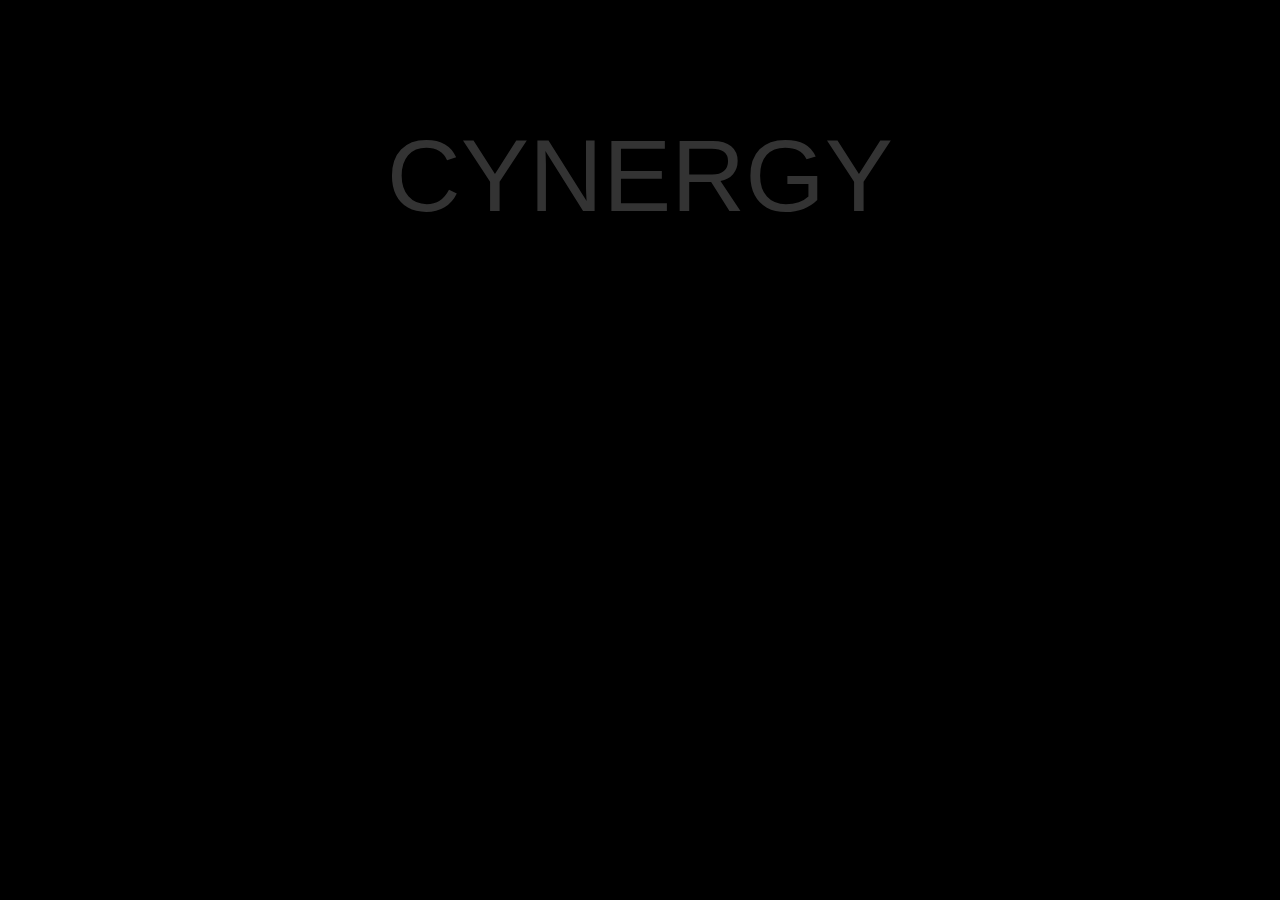
<file: special.html>
<!doctype html>
<html lang="en">
<link rel="shortcut icon" href="favicon.ico" />
<head>
  <meta charset="utf-8">
  <meta http-equiv="X-UA-Compatible" content="IE=edge">
  <meta name="viewport" content="width=device-width, initial-scale=1">
  <title>This cannot be real</title>
	<link rel="stylesheet" type="text/css" href="assets/css/policy.css">
  <!-- Bootstrap core CSS -->
  <link href="assets/css/bootstrap.min.css" rel="stylesheet">
  <style>
    html, body {height: 95%;}
    body {background-color: black; padding-top: 100px;}
    h1 {font: Georgia bold white; font-size: 8.0vmax; text-align: center;}
    .btn-danger {align-content: center; padding-top: 75px;}
  </style>
</head>
<body>
  <div class="container-fluid">
    <h1 id="cynergy">CYNERGY</h1>
  </div>
  <div class="container-fluid"> 
    <div class=".btn-danger" value="TURN ON THE LIGHTS" onmousedown="changeColor()" onmouseup="changeOrig()"/>
  </div>
  <audio id=spin>
    Get a browser that has HTML 5!
  </audio>
  <script src="https://ajax.googleapis.com/ajax/libs/jquery/1.11.1/jquery.min.js"></script>
  <script src="assets/js/bootstrap.min.js"></script>
  <script type="text/javascript>
    function changeColor() {
      $('body').style.background-color = white
      $('cynergy').style.font-color = black
    }
    function changeOrig() {
      $('body').style.background-color = black
      $('cynergy').style.font-color = white
    }
  </script>
</body>
</html>
</file>
<file: assets/css/policy.css>
.buzzwords {
	text-align: center;
	margin-left: auto;
	/*margin-right: auto; */
	/* margin-top: 100px; */
	margin-top: 0.5vmax;
	padding-top: 100px;
}

p#generatedword {
	/* font-size: 75px; */
	font-size: 4.3vmax;
	font-family: "Comic Sans MS";
}

h1#titlebuzz {
	text-align: center;
	/* font-size: 66pt; */
	font-size: 6.0vmax;
	font-family: 'Impact';
	color: #00f;
	-moz-user-select: none;
	-webkit-user-select: none;
	-ms-user-select: none;
	user-select: none;
}

h1#titlebuzz:hover {
	color: #347; 
	cursor: pointer;
}

img#policyimage {
	width: auto;
	height: 0%;
	max-height: 33.0vmax;
	display: block;
	text-align: center;
	margin-left: auto;
	margin-right: auto;
}

/* Bootstrap styles */
body {
	margin-bottom: 50px;
}

.container {
	margin-top: 10px;
}

.footer {
	position: absolute;
	bottom: 0;
	width: 100%;
	height: 50px;
	background-color: #f5f5f5;
}
</file>
<file: assets/css/rainbow.css>
.rainbow-wrapper {

background: linear-gradient(124deg, #ff2400, #e81d1d, #e8b71d, #e3e81d, #1de840, #1ddde8, #2b1de8, #dd00f3, #dd00f3);
background-size: 1800% 1800%;

-webkit-animation: rainbow 7s ease infinite;
-z-animation: rainbow 7s ease infinite;
-o-animation: rainbow 7s ease infinite;
  animation: rainbow 7s ease infinite;}

@-webkit-keyframes rainbow {
    0%{background-position:0% 82%}
    50%{background-position:100% 19%}
    100%{background-position:0% 82%}
}
@-moz-keyframes rainbow {
    0%{background-position:0% 82%}
    50%{background-position:100% 19%}
    100%{background-position:0% 82%}
}
@-o-keyframes rainbow {
    0%{background-position:0% 82%}
    50%{background-position:100% 19%}
    100%{background-position:0% 82%}
}
@keyframes rainbow {
    0%{background-position:0% 82%}
    50%{background-position:100% 19%}
    100%{background-position:0% 82%}
}
</file>
<file: assets/css/theme.css>
/* padding top for navbar */
body {
	padding-top: 75px;
}

.quote {
	font-family: Georgia;
	color: Gray;
}
</file>
